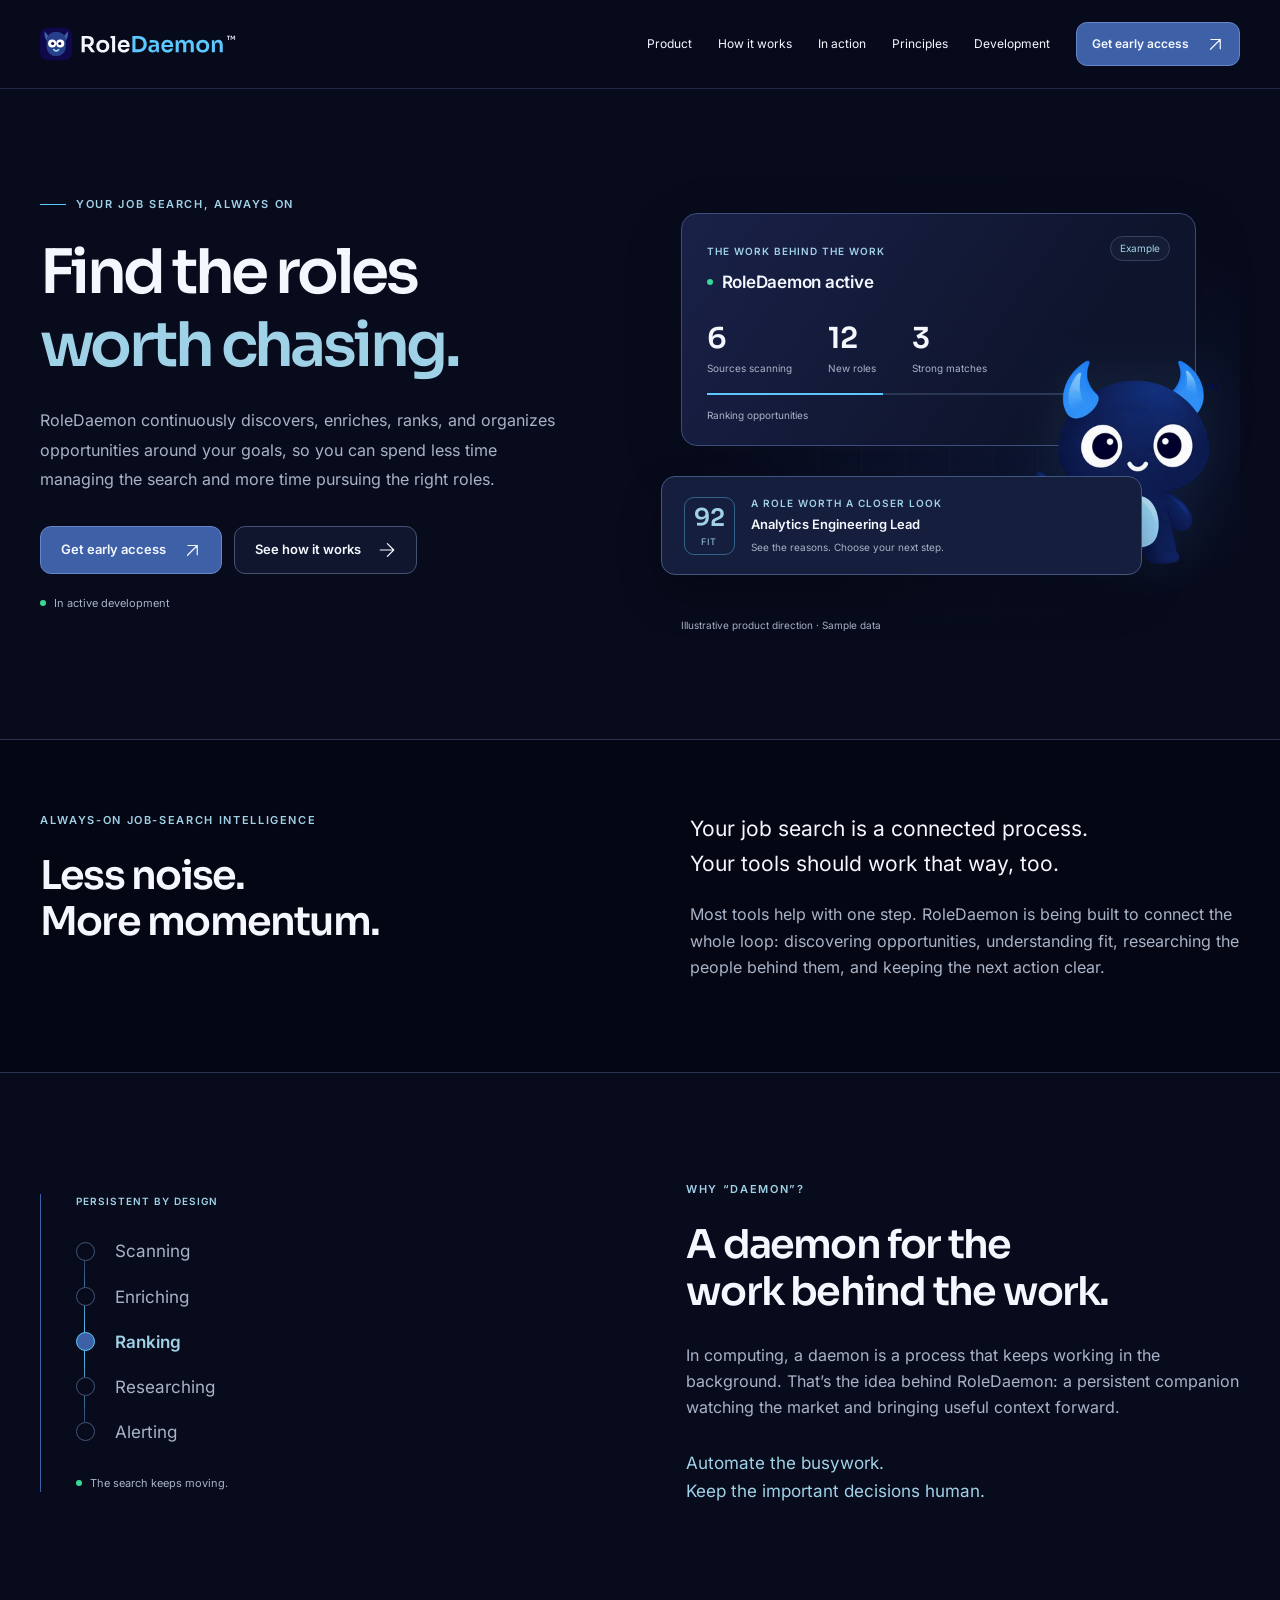
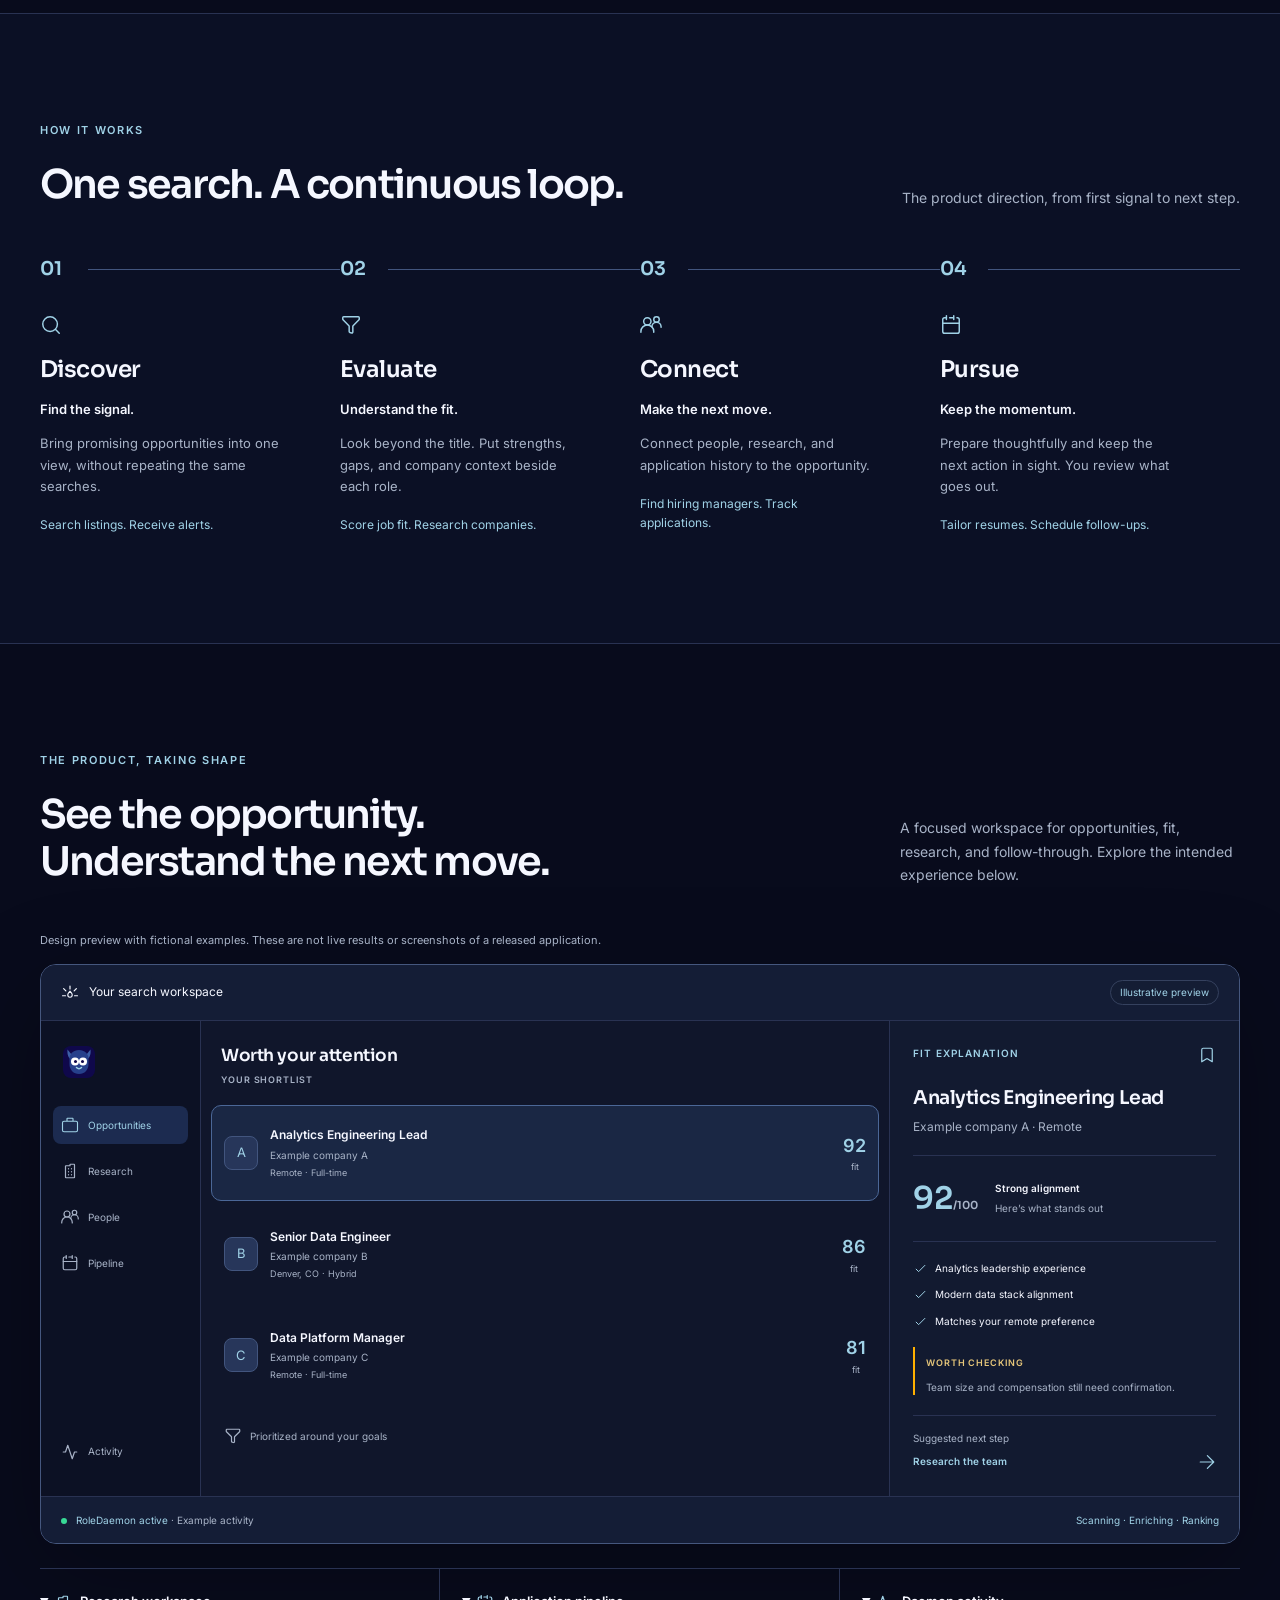
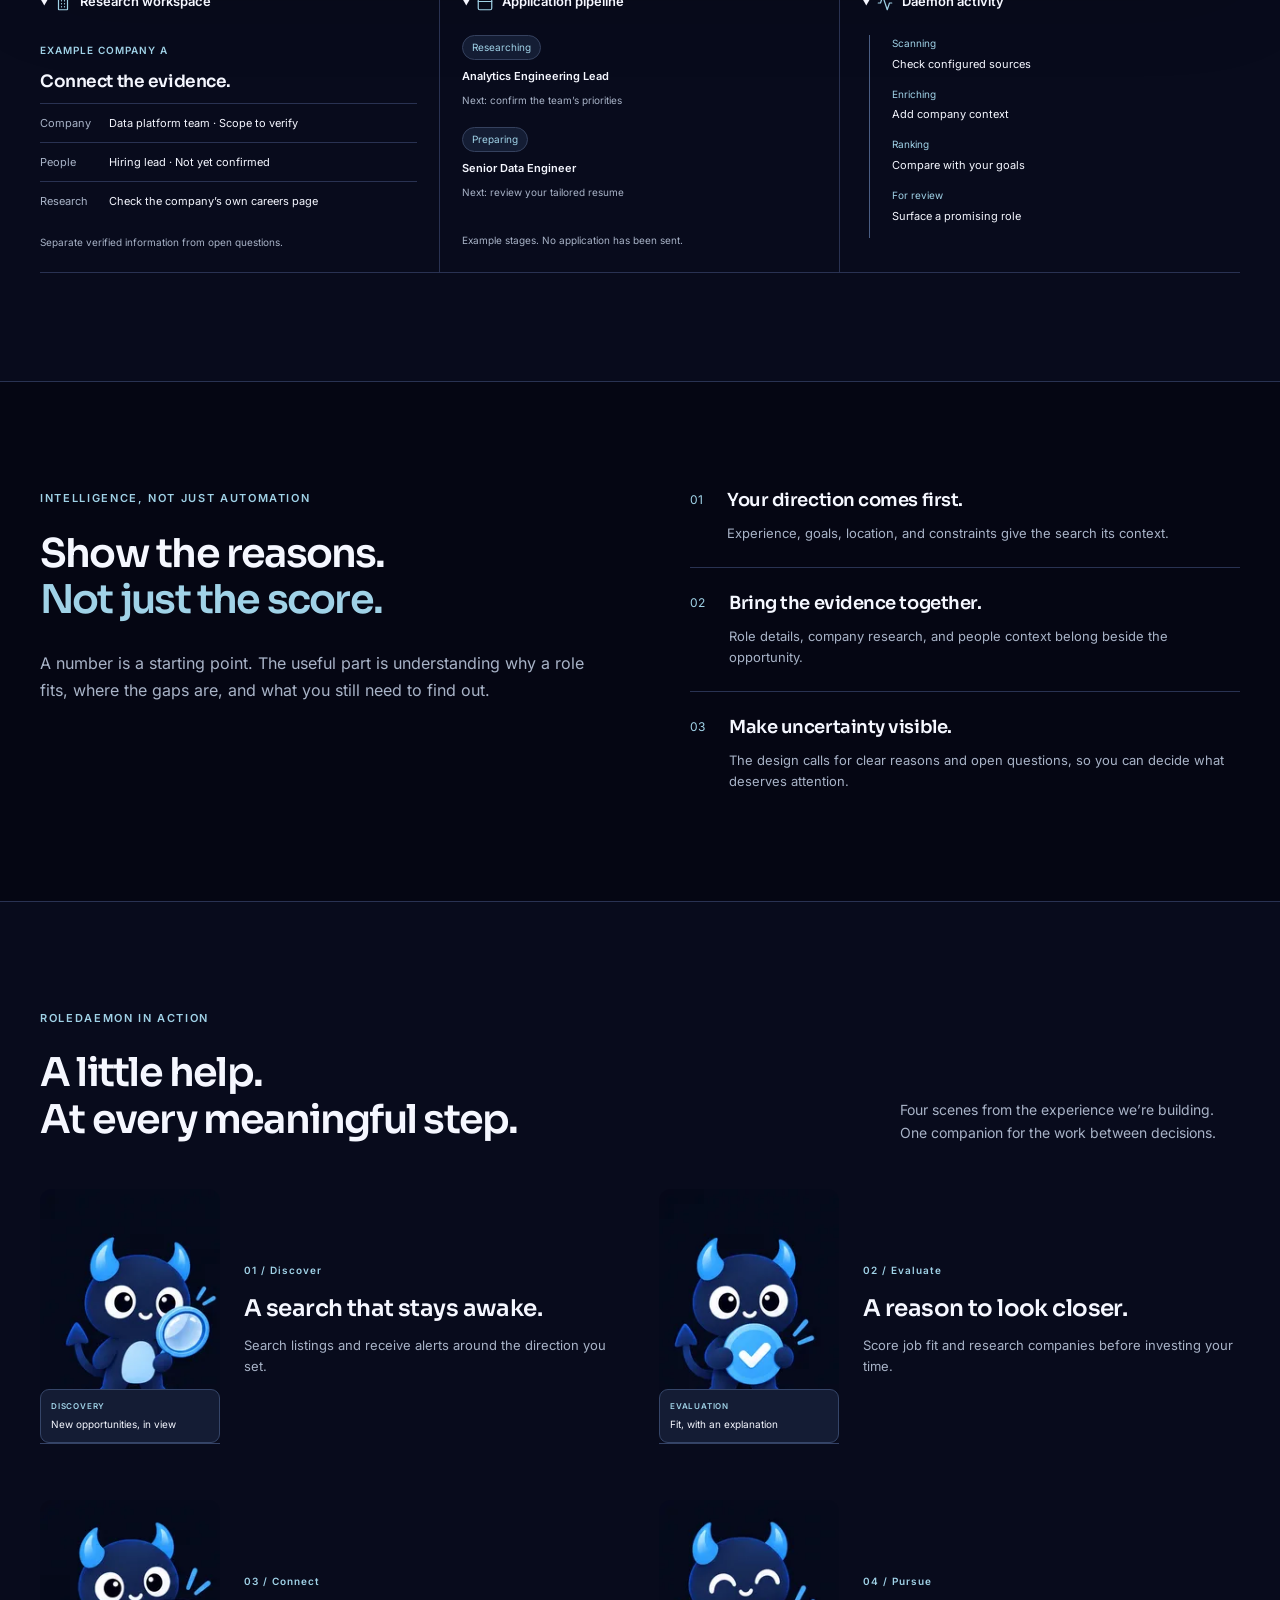
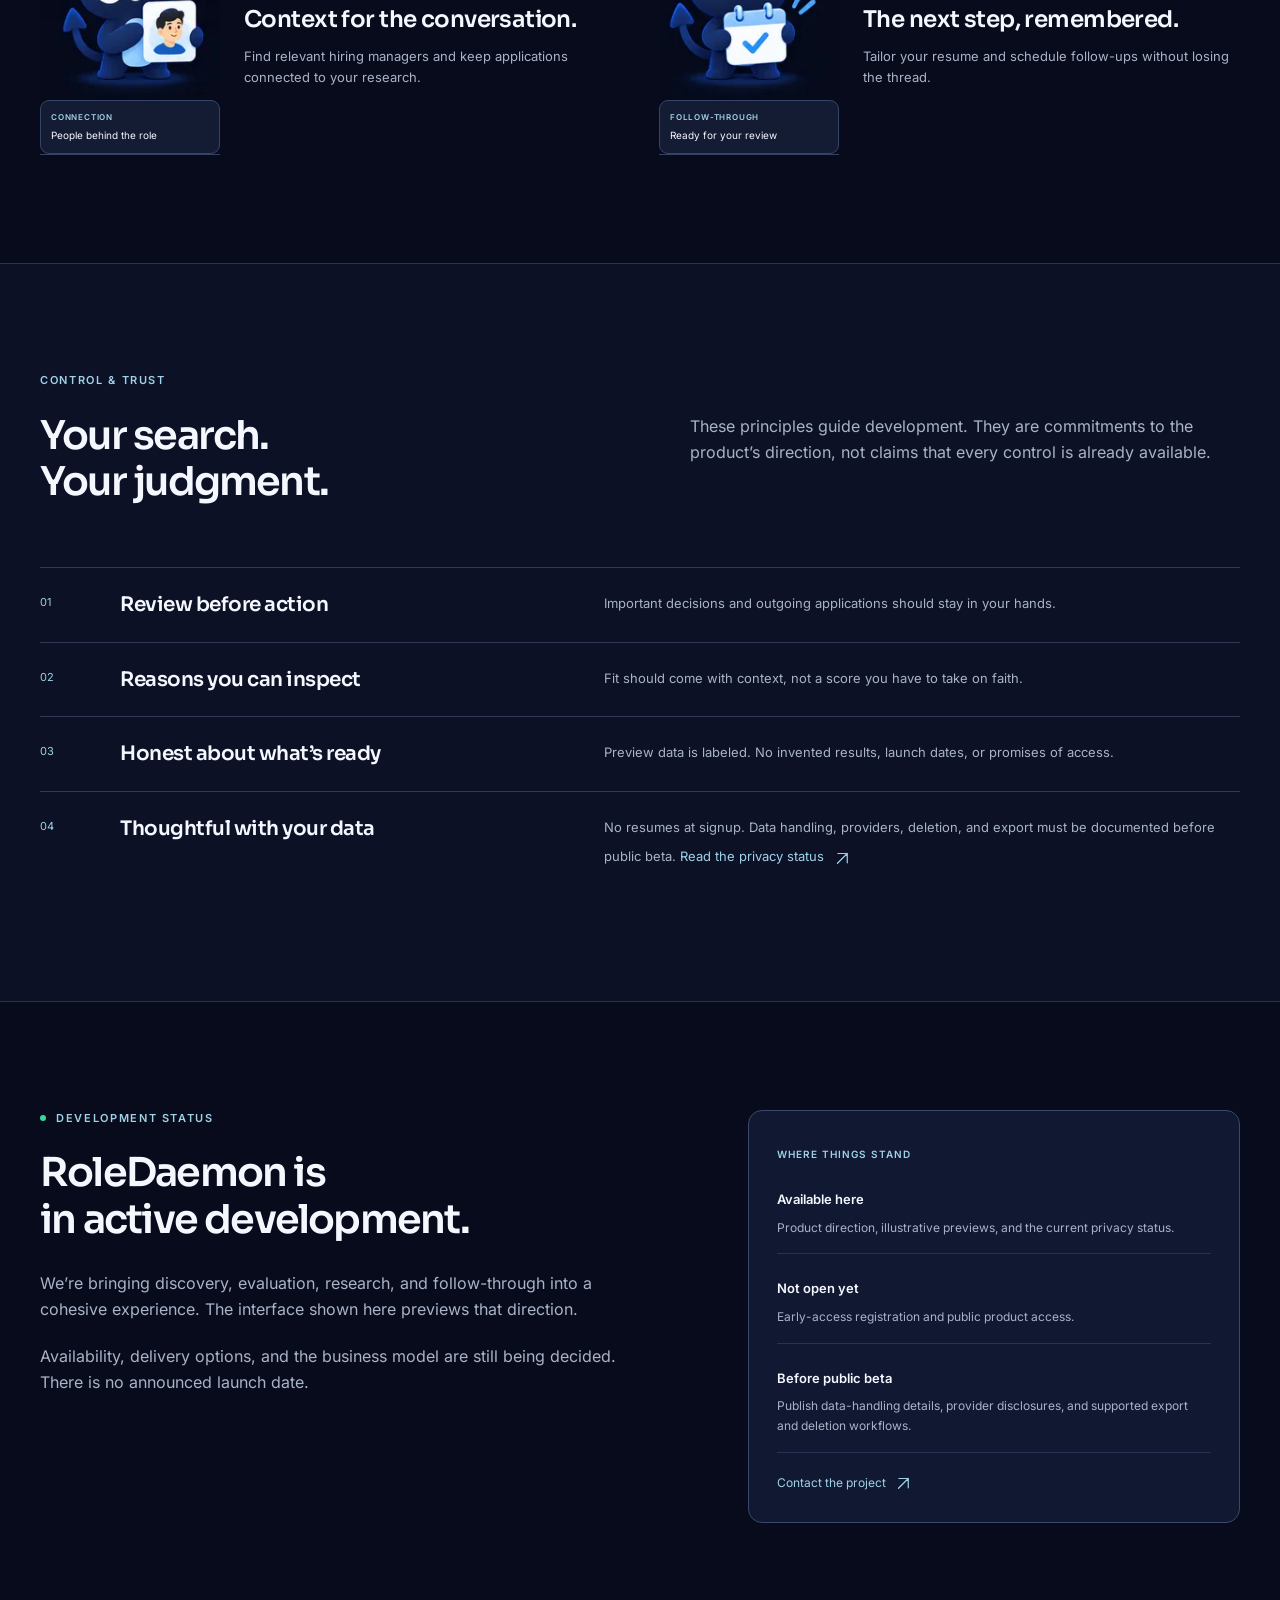
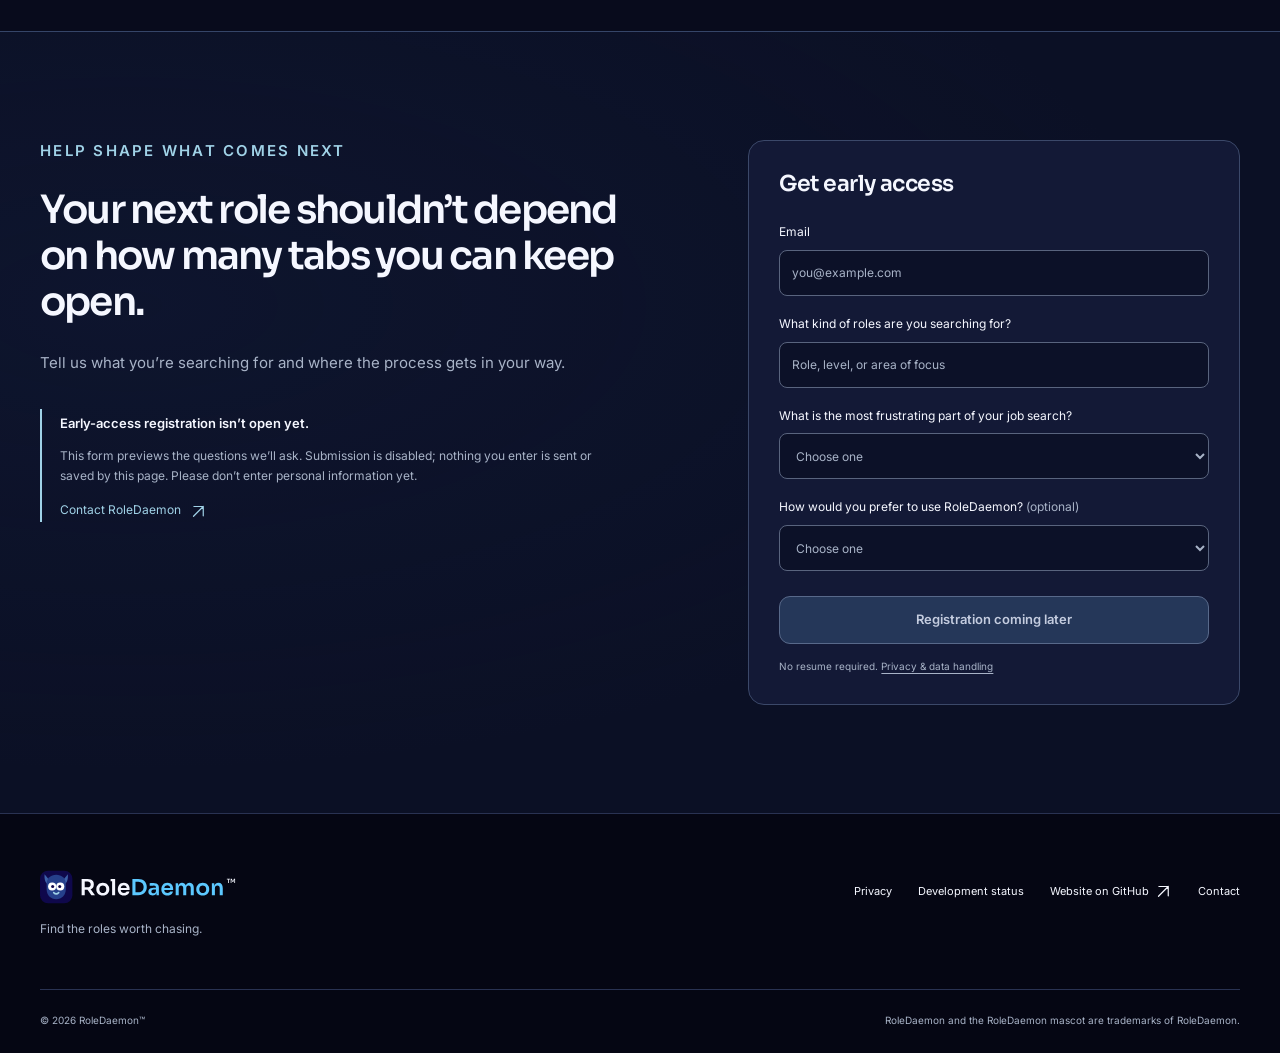
<file: index.html>
<!doctype html><html lang="en"><head><meta charset="utf-8"><meta name="viewport" content="width=device-width,initial-scale=1"><title>RoleDaemon™ — Find the roles worth chasing.</title><meta name="description" content="Always-on job-search intelligence that discovers, evaluates, researches, and organizes the opportunities worth your time."><meta name="theme-color" content="#080B1C"><meta name="color-scheme" content="dark"><link rel="canonical" href="https://roledaemon.com/"><link rel="icon" href="/assets/favicon.svg" type="image/svg+xml"><link rel="apple-touch-icon" href="/assets/brand/apple-touch-icon.png"><link rel="manifest" href="/site.webmanifest"><link rel="preload" href="/assets/fonts/sora-600.woff2" as="font" type="font/woff2" crossorigin><link rel="preload" href="/assets/fonts/inter-400.woff2" as="font" type="font/woff2" crossorigin><link rel="stylesheet" href="/styles.css"><meta property="og:type" content="website"><meta property="og:url" content="https://roledaemon.com/"><meta property="og:title" content="RoleDaemon™ — Find the roles worth chasing."><meta property="og:description" content="Always-on job-search intelligence that discovers, evaluates, researches, and organizes the opportunities worth your time."><meta property="og:image" content="https://roledaemon.com/assets/social/default-og.png"><meta property="og:image:width" content="1200"><meta property="og:image:height" content="630"><meta property="og:image:alt" content="RoleDaemon. Find the roles worth chasing. In active development."><meta name="twitter:card" content="summary_large_image"><meta name="twitter:title" content="RoleDaemon™ — Find the roles worth chasing."><meta name="twitter:description" content="Always-on job-search intelligence that discovers, evaluates, researches, and organizes the opportunities worth your time."><meta name="twitter:image" content="https://roledaemon.com/assets/social/default-og.png"><script type="application/ld+json">{"@context":"https://schema.org","@type":"WebApplication","name":"RoleDaemon","url":"https://roledaemon.com/","applicationCategory":"BusinessApplication","operatingSystem":"Web","description":"Always-on job-search intelligence in active development. This website presents the product direction and illustrative previews; public product access is not open."}</script></head><body><a class="skip" href="#main">Skip to content</a><header class="site-header"><div class="wrap nav"><a class="brand" href="/" aria-label="RoleDaemon home"><img src="/assets/brand/wordmark-tm.svg" width="212" height="40" alt="RoleDaemon™"></a><button class="menu-toggle" aria-expanded="false" aria-controls="navigation" hidden><svg class="icon" aria-hidden="true" focusable="false" width="24" height="24" stroke-width="1.5" viewBox="0 0 24 24" fill="none" xmlns="http://www.w3.org/2000/svg">
<path d="M3 5H21" stroke="currentColor" stroke-linecap="round" stroke-linejoin="round"/>
<path d="M3 12H21" stroke="currentColor" stroke-linecap="round" stroke-linejoin="round"/>
<path d="M3 19H21" stroke="currentColor" stroke-linecap="round" stroke-linejoin="round"/>
</svg>
<span>Menu</span></button><nav id="navigation" aria-label="Main navigation"><a href="/#product">Product</a><a href="/#how-it-works">How it works</a><a href="/#in-action">In action</a><a href="/#principles">Principles</a><a href="/#development">Development</a><a class="button primary nav-cta" href="/#early-access">Get early access <svg class="icon" aria-hidden="true" focusable="false" width="24" height="24" viewBox="0 0 24 24" stroke-width="1.5" fill="none" xmlns="http://www.w3.org/2000/svg">
<path d="M6.00005 19L19 5.99996M19 5.99996V18.48M19 5.99996H6.52005" stroke="currentColor" stroke-linecap="round" stroke-linejoin="round"/>
</svg>
</a></nav></div></header><main id="main"><section class="hero wrap" id="top"><div class="hero-copy"><p class="eyebrow"><span class="signal-line"></span> YOUR JOB SEARCH, ALWAYS ON</p><h1>Find the roles<br><span>worth chasing.</span></h1><p class="lede">RoleDaemon continuously discovers, enriches, ranks, and organizes opportunities around your goals, so you can spend less time managing the search and more time pursuing the right roles.</p><div class="actions"><a class="button primary" href="#early-access">Get early access <svg class="icon" aria-hidden="true" focusable="false" width="24" height="24" viewBox="0 0 24 24" stroke-width="1.5" fill="none" xmlns="http://www.w3.org/2000/svg">
<path d="M6.00005 19L19 5.99996M19 5.99996V18.48M19 5.99996H6.52005" stroke="currentColor" stroke-linecap="round" stroke-linejoin="round"/>
</svg>
</a><a class="button secondary" href="#how-it-works">See how it works <svg class="icon" aria-hidden="true" focusable="false" width="24" height="24" viewBox="0 0 24 24" stroke-width="1.5" fill="none" xmlns="http://www.w3.org/2000/svg">
<path d="M3 12L21 12M21 12L12.5 3.5M21 12L12.5 20.5" stroke="currentColor" stroke-linecap="round" stroke-linejoin="round"/>
</svg>
</a></div><p class="development-note"><i class="dot"></i> In active development</p></div><div class="hero-visual"><div class="signal-grid" aria-hidden="true"></div><div class="hero-status"><div><span class="micro">THE WORK BEHIND THE WORK</span><h2><i class="dot"></i> RoleDaemon active</h2></div><span class="chip">Example</span><dl><div><dt>Sources scanning</dt><dd>6</dd></div><div><dt>New roles</dt><dd>12</dd></div><div><dt>Strong matches</dt><dd>3</dd></div></dl><div class="scan-track"><span></span></div><p class="status-bottom"><span>Ranking opportunities</span><span>Next refresh 14m</span></p></div><img class="hero-mascot" src="/assets/brand/mascot.webp" srcset="/assets/brand/mascot-180.webp 180w, /assets/brand/mascot-360.webp 360w, /assets/brand/mascot-600.webp 600w" sizes="(max-width:600px) 175px, 240px" width="360" height="360" alt="RoleDaemon’s friendly blue mascot" fetchpriority="high"><div class="hero-match"><span class="score">92<small>FIT</small></span><div><span class="micro">A ROLE WORTH A CLOSER LOOK</span><b>Analytics Engineering Lead</b><span>See the reasons. Choose your next step.</span></div></div><p class="preview-label">Illustrative product direction · Sample data</p></div></section>
<section class="thesis section" id="product"><div class="wrap split"><div><p class="eyebrow">ALWAYS-ON JOB-SEARCH INTELLIGENCE</p><h2>Less noise.<br>More momentum.</h2></div><div><p class="large-copy">Your job search is a connected process.<br>Your tools should work that way, too.</p><p>Most tools help with one step. RoleDaemon is being built to connect the whole loop: discovering opportunities, understanding fit, researching the people behind them, and keeping the next action clear.</p></div></div></section>
<section class="section wrap daemon-section"><div class="daemon-diagram" aria-label="The background process: scanning, enriching, ranking, researching, alerting"><span class="micro">PERSISTENT BY DESIGN</span><div class="process-line"><span>Scanning</span><span>Enriching</span><strong>Ranking</strong><span>Researching</span><span>Alerting</span></div><p><i class="dot"></i> The search keeps moving.</p></div><div><p class="eyebrow">WHY “DAEMON”?</p><h2>A daemon for the<br>work behind the work.</h2><p>In computing, a daemon is a process that keeps working in the background. That’s the idea behind RoleDaemon: a persistent companion watching the market and bringing useful context forward.</p><p class="emphasis">Automate the busywork.<br>Keep the important decisions human.</p></div></section>
<section class="section loop-section" id="how-it-works"><div class="wrap"><div class="section-intro"><div><p class="eyebrow">HOW IT WORKS</p><h2>One search. A continuous loop.</h2></div><p>The product direction, from first signal to next step.</p></div><ol class="search-loop"><li><span class="step-number">01</span><div><svg class="icon" aria-hidden="true" focusable="false" width="24" height="24" viewBox="0 0 24 24" stroke-width="1.5" fill="none" xmlns="http://www.w3.org/2000/svg">
<path d="M17 17L21 21" stroke="currentColor" stroke-linecap="round" stroke-linejoin="round"/>
<path d="M3 11C3 15.4183 6.58172 19 11 19C13.213 19 15.2161 18.1015 16.6644 16.6493C18.1077 15.2022 19 13.2053 19 11C19 6.58172 15.4183 3 11 3C6.58172 3 3 6.58172 3 11Z" stroke="currentColor" stroke-linecap="round" stroke-linejoin="round"/>
</svg>
<h3>Discover</h3><b>Find the signal.</b><p>Bring promising opportunities into one view, without repeating the same searches.</p><span class="small">Search listings. Receive alerts.</span></div></li><li><span class="step-number">02</span><div><svg class="icon" aria-hidden="true" focusable="false" width="24" height="24" stroke-width="1.5" viewBox="0 0 24 24" fill="none" xmlns="http://www.w3.org/2000/svg">
<path d="M3.99961 3H19.9997C20.552 3 20.9997 3.44764 20.9997 3.99987L20.9999 5.58569C21 5.85097 20.8946 6.10538 20.707 6.29295L14.2925 12.7071C14.105 12.8946 13.9996 13.149 13.9996 13.4142L13.9996 19.7192C13.9996 20.3698 13.3882 20.8472 12.7571 20.6894L10.7571 20.1894C10.3119 20.0781 9.99961 19.6781 9.99961 19.2192L9.99961 13.4142C9.99961 13.149 9.89425 12.8946 9.70672 12.7071L3.2925 6.29289C3.10496 6.10536 2.99961 5.851 2.99961 5.58579V4C2.99961 3.44772 3.44732 3 3.99961 3Z" stroke="currentColor" stroke-linecap="round" stroke-linejoin="round"/>
</svg>
<h3>Evaluate</h3><b>Understand the fit.</b><p>Look beyond the title. Put strengths, gaps, and company context beside each role.</p><span class="small">Score job fit. Research companies.</span></div></li><li><span class="step-number">03</span><div><svg class="icon" aria-hidden="true" focusable="false" width="24" height="24" stroke-width="1.5" viewBox="0 0 24 24" fill="none" xmlns="http://www.w3.org/2000/svg">
<path d="M1 20V19C1 15.134 4.13401 12 8 12V12C11.866 12 15 15.134 15 19V20" stroke="currentColor" stroke-linecap="round"/>
<path d="M13 14V14C13 11.2386 15.2386 9 18 9V9C20.7614 9 23 11.2386 23 14V14.5" stroke="currentColor" stroke-linecap="round"/>
<path d="M8 12C10.2091 12 12 10.2091 12 8C12 5.79086 10.2091 4 8 4C5.79086 4 4 5.79086 4 8C4 10.2091 5.79086 12 8 12Z" stroke="currentColor" stroke-linecap="round" stroke-linejoin="round"/>
<path d="M18 9C19.6569 9 21 7.65685 21 6C21 4.34315 19.6569 3 18 3C16.3431 3 15 4.34315 15 6C15 7.65685 16.3431 9 18 9Z" stroke="currentColor" stroke-linecap="round" stroke-linejoin="round"/>
</svg>
<h3>Connect</h3><b>Make the next move.</b><p>Connect people, research, and application history to the opportunity.</p><span class="small">Find hiring managers. Track applications.</span></div></li><li><span class="step-number">04</span><div><svg class="icon" aria-hidden="true" focusable="false" width="24" height="24" stroke-width="1.5" viewBox="0 0 24 24" fill="none" xmlns="http://www.w3.org/2000/svg">
<path d="M15 4V2M15 4V6M15 4H10.5M3 10V19C3 20.1046 3.89543 21 5 21H19C20.1046 21 21 20.1046 21 19V10H3Z" stroke="currentColor" stroke-linecap="round" stroke-linejoin="round"/>
<path d="M3 10V6C3 4.89543 3.89543 4 5 4H7" stroke="currentColor" stroke-linecap="round" stroke-linejoin="round"/>
<path d="M7 2V6" stroke="currentColor" stroke-linecap="round" stroke-linejoin="round"/>
<path d="M21 10V6C21 4.89543 20.1046 4 19 4H18.5" stroke="currentColor" stroke-linecap="round" stroke-linejoin="round"/>
</svg>
<h3>Pursue</h3><b>Keep the momentum.</b><p>Prepare thoughtfully and keep the next action in sight. You review what goes out.</p><span class="small">Tailor resumes. Schedule follow-ups.</span></div></li></ol></div></section>
<section class="section wrap preview-section" id="preview"><div class="section-intro"><div><p class="eyebrow">THE PRODUCT, TAKING SHAPE</p><h2>See the opportunity.<br>Understand the next move.</h2></div><p>A focused workspace for opportunities, fit, research, and follow-through. Explore the intended experience below.</p></div><p class="disclosure">Design preview with fictional examples. These are not live results or screenshots of a released application.</p><div class="workspace" id="opportunity-preview"><div class="workspace-top"><span class="workspace-title"><svg class="icon" aria-hidden="true" focusable="false" width="24" height="24" stroke-width="1.5" viewBox="0 0 24 24" fill="none" xmlns="http://www.w3.org/2000/svg">
<path d="M15 15.8C15 14.0327 12 11 12 11C12 11 9 14.0327 9 15.8C9 17.5673 10.3431 19 12 19C13.6569 19 15 17.5673 15 15.8Z" stroke="currentColor" stroke-width="1.5"/>
<path d="M12 4L12 8" stroke="currentColor" stroke-linecap="round" stroke-linejoin="round"/>
<path d="M3.5 7.5L6.5 10.5" stroke="currentColor" stroke-linecap="round" stroke-linejoin="round"/>
<path d="M17.5 10.5L20.5 7.5" stroke="currentColor" stroke-linecap="round" stroke-linejoin="round"/>
<path d="M2 17H6" stroke="currentColor" stroke-linecap="round" stroke-linejoin="round"/>
<path d="M18 17H22" stroke="currentColor" stroke-linecap="round" stroke-linejoin="round"/>
</svg>
 Your search workspace</span><span class="chip">Illustrative preview</span></div><div class="workspace-body"><aside class="app-sidebar" aria-label="Preview navigation"><img src="/assets/brand/small-mark.svg" width="32" height="32" alt=""><span class="sidebar-active"><svg class="icon" aria-hidden="true" focusable="false" width="24" height="24" stroke-width="1.5" viewBox="0 0 24 24" fill="none" xmlns="http://www.w3.org/2000/svg">
<path d="M8 7H4C2.89543 7 2 7.89543 2 9V19C2 20.1046 2.89543 21 4 21H20C21.1046 21 22 20.1046 22 19V9C22 7.89543 21.1046 7 20 7H16M8 7V3.6C8 3.26863 8.26863 3 8.6 3H15.4C15.7314 3 16 3.26863 16 3.6V7M8 7H16" stroke="currentColor" stroke-width="1.5"/>
</svg>
<span>Opportunities</span></span><span><svg class="icon" aria-hidden="true" focusable="false" width="24" height="24" stroke-width="1.5" viewBox="0 0 24 24" fill="none" xmlns="http://www.w3.org/2000/svg">
<path d="M10 9.01L10.01 8.99889" stroke="currentColor" stroke-linecap="round" stroke-linejoin="round"/>
<path d="M14 9.01L14.01 8.99889" stroke="currentColor" stroke-linecap="round" stroke-linejoin="round"/>
<path d="M10 13.01L10.01 12.9989" stroke="currentColor" stroke-linecap="round" stroke-linejoin="round"/>
<path d="M14 13.01L14.01 12.9989" stroke="currentColor" stroke-linecap="round" stroke-linejoin="round"/>
<path d="M10 17.01L10.01 16.9989" stroke="currentColor" stroke-linecap="round" stroke-linejoin="round"/>
<path d="M14 17.01L14.01 16.9989" stroke="currentColor" stroke-linecap="round" stroke-linejoin="round"/>
<path d="M6 20.4V5.6C6 5.26863 6.26863 5 6.6 5H12V3.6C12 3.26863 12.2686 3 12.6 3H17.4C17.7314 3 18 3.26863 18 3.6V20.4C18 20.7314 17.7314 21 17.4 21H6.6C6.26863 21 6 20.7314 6 20.4Z" stroke="currentColor" stroke-linecap="round" stroke-linejoin="round"/>
</svg>
<span>Research</span></span><span><svg class="icon" aria-hidden="true" focusable="false" width="24" height="24" stroke-width="1.5" viewBox="0 0 24 24" fill="none" xmlns="http://www.w3.org/2000/svg">
<path d="M1 20V19C1 15.134 4.13401 12 8 12V12C11.866 12 15 15.134 15 19V20" stroke="currentColor" stroke-linecap="round"/>
<path d="M13 14V14C13 11.2386 15.2386 9 18 9V9C20.7614 9 23 11.2386 23 14V14.5" stroke="currentColor" stroke-linecap="round"/>
<path d="M8 12C10.2091 12 12 10.2091 12 8C12 5.79086 10.2091 4 8 4C5.79086 4 4 5.79086 4 8C4 10.2091 5.79086 12 8 12Z" stroke="currentColor" stroke-linecap="round" stroke-linejoin="round"/>
<path d="M18 9C19.6569 9 21 7.65685 21 6C21 4.34315 19.6569 3 18 3C16.3431 3 15 4.34315 15 6C15 7.65685 16.3431 9 18 9Z" stroke="currentColor" stroke-linecap="round" stroke-linejoin="round"/>
</svg>
<span>People</span></span><span><svg class="icon" aria-hidden="true" focusable="false" width="24" height="24" stroke-width="1.5" viewBox="0 0 24 24" fill="none" xmlns="http://www.w3.org/2000/svg">
<path d="M15 4V2M15 4V6M15 4H10.5M3 10V19C3 20.1046 3.89543 21 5 21H19C20.1046 21 21 20.1046 21 19V10H3Z" stroke="currentColor" stroke-linecap="round" stroke-linejoin="round"/>
<path d="M3 10V6C3 4.89543 3.89543 4 5 4H7" stroke="currentColor" stroke-linecap="round" stroke-linejoin="round"/>
<path d="M7 2V6" stroke="currentColor" stroke-linecap="round" stroke-linejoin="round"/>
<path d="M21 10V6C21 4.89543 20.1046 4 19 4H18.5" stroke="currentColor" stroke-linecap="round" stroke-linejoin="round"/>
</svg>
<span>Pipeline</span></span><span class="sidebar-bottom"><svg class="icon" aria-hidden="true" focusable="false" width="24" height="24" stroke-width="1.5" viewBox="0 0 24 24" fill="none" xmlns="http://www.w3.org/2000/svg">
<path d="M3 12H6L9 3L15 21L18 12H21" stroke="currentColor" stroke-linecap="round" stroke-linejoin="round"/>
</svg>
<span>Activity</span></span></aside><div class="opportunity-list"><div class="pane-heading"><h3>Worth your attention</h3><span class="micro">YOUR SHORTLIST</span></div><div class="job-row selected"><span class="company-letter" aria-hidden="true">A</span><div><b>Analytics Engineering Lead</b><span>Example company A</span><small>Remote · Full-time</small></div><div class="fit"><b>92</b><small>fit</small></div></div><div class="job-row "><span class="company-letter" aria-hidden="true">B</span><div><b>Senior Data Engineer</b><span>Example company B</span><small>Denver, CO · Hybrid</small></div><div class="fit"><b>86</b><small>fit</small></div></div><div class="job-row "><span class="company-letter" aria-hidden="true">C</span><div><b>Data Platform Manager</b><span>Example company C</span><small>Remote · Full-time</small></div><div class="fit"><b>81</b><small>fit</small></div></div><div class="list-note"><svg class="icon" aria-hidden="true" focusable="false" width="24" height="24" stroke-width="1.5" viewBox="0 0 24 24" fill="none" xmlns="http://www.w3.org/2000/svg">
<path d="M3.99961 3H19.9997C20.552 3 20.9997 3.44764 20.9997 3.99987L20.9999 5.58569C21 5.85097 20.8946 6.10538 20.707 6.29295L14.2925 12.7071C14.105 12.8946 13.9996 13.149 13.9996 13.4142L13.9996 19.7192C13.9996 20.3698 13.3882 20.8472 12.7571 20.6894L10.7571 20.1894C10.3119 20.0781 9.99961 19.6781 9.99961 19.2192L9.99961 13.4142C9.99961 13.149 9.89425 12.8946 9.70672 12.7071L3.2925 6.29289C3.10496 6.10536 2.99961 5.851 2.99961 5.58579V4C2.99961 3.44772 3.44732 3 3.99961 3Z" stroke="currentColor" stroke-linecap="round" stroke-linejoin="round"/>
</svg>
 Prioritized around your goals</div></div><div class="detail-panel"><div class="detail-top"><span class="micro">FIT EXPLANATION</span><svg class="icon" aria-hidden="true" focusable="false" width="24" height="24" stroke-width="1.5" viewBox="0 0 24 24" fill="none" xmlns="http://www.w3.org/2000/svg">
<path d="M5 21V5C5 3.89543 5.89543 3 7 3H17C18.1046 3 19 3.89543 19 5V21L13.0815 17.1953C12.4227 16.7717 11.5773 16.7717 10.9185 17.1953L5 21Z" stroke="currentColor" stroke-linecap="round" stroke-linejoin="round"/>
</svg>
</div><h3>Analytics Engineering Lead</h3><p class="small">Example company A · Remote</p><div class="fit-summary"><strong>92<span>/100</span></strong><div><b>Strong alignment</b><span>Here’s what stands out</span></div></div><ul class="reason-list"><li><svg class="icon" aria-hidden="true" focusable="false" width="24" height="24" stroke-width="1.5" viewBox="0 0 24 24" fill="none" xmlns="http://www.w3.org/2000/svg">
<path d="M5 13L9 17L19 7" stroke="currentColor" stroke-linecap="round" stroke-linejoin="round"/>
</svg>
 Analytics leadership experience</li><li><svg class="icon" aria-hidden="true" focusable="false" width="24" height="24" stroke-width="1.5" viewBox="0 0 24 24" fill="none" xmlns="http://www.w3.org/2000/svg">
<path d="M5 13L9 17L19 7" stroke="currentColor" stroke-linecap="round" stroke-linejoin="round"/>
</svg>
 Modern data stack alignment</li><li><svg class="icon" aria-hidden="true" focusable="false" width="24" height="24" stroke-width="1.5" viewBox="0 0 24 24" fill="none" xmlns="http://www.w3.org/2000/svg">
<path d="M5 13L9 17L19 7" stroke="currentColor" stroke-linecap="round" stroke-linejoin="round"/>
</svg>
 Matches your remote preference</li></ul><div class="caution"><span class="micro">WORTH CHECKING</span><p>Team size and compensation still need confirmation.</p></div><div class="next-action"><span>Suggested next step</span><b>Research the team <svg class="icon" aria-hidden="true" focusable="false" width="24" height="24" viewBox="0 0 24 24" stroke-width="1.5" fill="none" xmlns="http://www.w3.org/2000/svg">
<path d="M3 12L21 12M21 12L12.5 3.5M21 12L12.5 20.5" stroke="currentColor" stroke-linecap="round" stroke-linejoin="round"/>
</svg>
</b></div></div></div><div class="workspace-foot"><span><i class="dot"></i> RoleDaemon active <span class="muted">· Example activity</span></span><span>Scanning · Enriching · Ranking</span></div></div><div class="preview-extras"><details open id="research-preview"><summary><svg class="icon" aria-hidden="true" focusable="false" width="24" height="24" stroke-width="1.5" viewBox="0 0 24 24" fill="none" xmlns="http://www.w3.org/2000/svg">
<path d="M10 9.01L10.01 8.99889" stroke="currentColor" stroke-linecap="round" stroke-linejoin="round"/>
<path d="M14 9.01L14.01 8.99889" stroke="currentColor" stroke-linecap="round" stroke-linejoin="round"/>
<path d="M10 13.01L10.01 12.9989" stroke="currentColor" stroke-linecap="round" stroke-linejoin="round"/>
<path d="M14 13.01L14.01 12.9989" stroke="currentColor" stroke-linecap="round" stroke-linejoin="round"/>
<path d="M10 17.01L10.01 16.9989" stroke="currentColor" stroke-linecap="round" stroke-linejoin="round"/>
<path d="M14 17.01L14.01 16.9989" stroke="currentColor" stroke-linecap="round" stroke-linejoin="round"/>
<path d="M6 20.4V5.6C6 5.26863 6.26863 5 6.6 5H12V3.6C12 3.26863 12.2686 3 12.6 3H17.4C17.7314 3 18 3.26863 18 3.6V20.4C18 20.7314 17.7314 21 17.4 21H6.6C6.26863 21 6 20.7314 6 20.4Z" stroke="currentColor" stroke-linecap="round" stroke-linejoin="round"/>
</svg>
 Research workspace</summary><div class="research-content"><span class="micro">EXAMPLE COMPANY A</span><h3>Connect the evidence.</h3><dl class="research-list"><div><dt>Company</dt><dd>Data platform team · Scope to verify</dd></div><div><dt>People</dt><dd>Hiring lead · Not yet confirmed</dd></div><div><dt>Research</dt><dd>Check the company’s own careers page</dd></div></dl><p class="small">Separate verified information from open questions.</p></div></details><details open id="pipeline-preview"><summary><svg class="icon" aria-hidden="true" focusable="false" width="24" height="24" stroke-width="1.5" viewBox="0 0 24 24" fill="none" xmlns="http://www.w3.org/2000/svg">
<path d="M15 4V2M15 4V6M15 4H10.5M3 10V19C3 20.1046 3.89543 21 5 21H19C20.1046 21 21 20.1046 21 19V10H3Z" stroke="currentColor" stroke-linecap="round" stroke-linejoin="round"/>
<path d="M3 10V6C3 4.89543 3.89543 4 5 4H7" stroke="currentColor" stroke-linecap="round" stroke-linejoin="round"/>
<path d="M7 2V6" stroke="currentColor" stroke-linecap="round" stroke-linejoin="round"/>
<path d="M21 10V6C21 4.89543 20.1046 4 19 4H18.5" stroke="currentColor" stroke-linecap="round" stroke-linejoin="round"/>
</svg>
 Application pipeline</summary><div class="pipeline-content"><div><span class="chip">Researching</span><b>Analytics Engineering Lead</b><span>Next: confirm the team’s priorities</span></div><div><span class="chip">Preparing</span><b>Senior Data Engineer</b><span>Next: review your tailored resume</span></div><p class="small">Example stages. No application has been sent.</p></div></details><details open id="activity-preview"><summary><svg class="icon" aria-hidden="true" focusable="false" width="24" height="24" stroke-width="1.5" viewBox="0 0 24 24" fill="none" xmlns="http://www.w3.org/2000/svg">
<path d="M3 12H6L9 3L15 21L18 12H21" stroke="currentColor" stroke-linecap="round" stroke-linejoin="round"/>
</svg>
 Daemon activity</summary><ol class="activity-list"><li><span>Scanning</span><b>Check configured sources</b></li><li><span>Enriching</span><b>Add company context</b></li><li><span>Ranking</span><b>Compare with your goals</b></li><li><span>For review</span><b>Surface a promising role</b></li></ol></details></div></section>
<section class="section intelligence"><div class="wrap split"><div><p class="eyebrow">INTELLIGENCE, NOT JUST AUTOMATION</p><h2>Show the reasons.<br><span>Not just the score.</span></h2><p>A number is a starting point. The useful part is understanding why a role fits, where the gaps are, and what you still need to find out.</p></div><ol class="evidence"><li><span>01</span><div><h3>Your direction comes first.</h3><p>Experience, goals, location, and constraints give the search its context.</p></div></li><li><span>02</span><div><h3>Bring the evidence together.</h3><p>Role details, company research, and people context belong beside the opportunity.</p></div></li><li><span>03</span><div><h3>Make uncertainty visible.</h3><p>The design calls for clear reasons and open questions, so you can decide what deserves attention.</p></div></li></ol></div></section>
<section class="section wrap" id="in-action"><div class="section-intro"><div><p class="eyebrow">ROLEDAEMON IN ACTION</p><h2>A little help.<br>At every meaningful step.</h2></div><p>Four scenes from the experience we’re building. One companion for the work between decisions.</p></div><div class="scenes"><article class="scene"><div class="scene-art"><img src="/assets/mascot/discovery.webp" srcset="/assets/mascot/discovery-small.webp 192w, /assets/mascot/discovery.webp 384w" sizes="(max-width:600px) 135px, 180px" width="384" height="512" alt="" loading="lazy" decoding="async"><div class="scene-signal"><span class="micro">DISCOVERY</span><b>New opportunities, in view</b></div></div><div class="scene-copy"><span class="micro">01 / Discover</span><h3>A search that stays awake.</h3><p>Search listings and receive alerts around the direction you set.</p></div></article><article class="scene"><div class="scene-art"><img src="/assets/mascot/fit-scoring.webp" srcset="/assets/mascot/fit-scoring-small.webp 192w, /assets/mascot/fit-scoring.webp 384w" sizes="(max-width:600px) 135px, 180px" width="384" height="512" alt="" loading="lazy" decoding="async"><div class="scene-signal"><span class="micro">EVALUATION</span><b>Fit, with an explanation</b></div></div><div class="scene-copy"><span class="micro">02 / Evaluate</span><h3>A reason to look closer.</h3><p>Score job fit and research companies before investing your time.</p></div></article><article class="scene"><div class="scene-art"><img src="/assets/mascot/hiring-manager-research.webp" srcset="/assets/mascot/hiring-manager-research-small.webp 192w, /assets/mascot/hiring-manager-research.webp 384w" sizes="(max-width:600px) 135px, 180px" width="384" height="512" alt="" loading="lazy" decoding="async"><div class="scene-signal"><span class="micro">CONNECTION</span><b>People behind the role</b></div></div><div class="scene-copy"><span class="micro">03 / Connect</span><h3>Context for the conversation.</h3><p>Find relevant hiring managers and keep applications connected to your research.</p></div></article><article class="scene"><div class="scene-art"><img src="/assets/mascot/follow-up.webp" srcset="/assets/mascot/follow-up-small.webp 192w, /assets/mascot/follow-up.webp 384w" sizes="(max-width:600px) 135px, 180px" width="384" height="512" alt="" loading="lazy" decoding="async"><div class="scene-signal"><span class="micro">FOLLOW-THROUGH</span><b>Ready for your review</b></div></div><div class="scene-copy"><span class="micro">04 / Pursue</span><h3>The next step, remembered.</h3><p>Tailor your resume and schedule follow-ups without losing the thread.</p></div></article></div></section>
<section class="section principles" id="principles"><div class="wrap"><p class="eyebrow">CONTROL &amp; TRUST</p><div class="split"><h2>Your search.<br>Your judgment.</h2><p>These principles guide development. They are commitments to the product’s direction, not claims that every control is already available.</p></div><div class="principle-rows"><article><span>01</span><h3>Review before action</h3><p>Important decisions and outgoing applications should stay in your hands.</p></article><article><span>02</span><h3>Reasons you can inspect</h3><p>Fit should come with context, not a score you have to take on faith.</p></article><article><span>03</span><h3>Honest about what’s ready</h3><p>Preview data is labeled. No invented results, launch dates, or promises of access.</p></article><article><span>04</span><h3>Thoughtful with your data</h3><p>No resumes at signup. Data handling, providers, deletion, and export must be documented before public beta. <a href="/privacy/">Read the privacy status <svg class="icon" aria-hidden="true" focusable="false" width="24" height="24" viewBox="0 0 24 24" stroke-width="1.5" fill="none" xmlns="http://www.w3.org/2000/svg">
<path d="M6.00005 19L19 5.99996M19 5.99996V18.48M19 5.99996H6.52005" stroke="currentColor" stroke-linecap="round" stroke-linejoin="round"/>
</svg>
</a></p></article></div></div></section>
<section class="section wrap development" id="development"><div><p class="eyebrow"><i class="dot"></i> DEVELOPMENT STATUS</p><h2>RoleDaemon is<br>in active development.</h2><p>We’re bringing discovery, evaluation, research, and follow-through into a cohesive experience. The interface shown here previews that direction.</p><p>Availability, delivery options, and the business model are still being decided. There is no announced launch date.</p></div><div class="release-note"><span class="micro">WHERE THINGS STAND</span><div><b>Available here</b><p>Product direction, illustrative previews, and the current privacy status.</p></div><div><b>Not open yet</b><p>Early-access registration and public product access.</p></div><div><b>Before public beta</b><p>Publish data-handling details, provider disclosures, and supported export and deletion workflows.</p></div><a href="/contact/">Contact the project <svg class="icon" aria-hidden="true" focusable="false" width="24" height="24" viewBox="0 0 24 24" stroke-width="1.5" fill="none" xmlns="http://www.w3.org/2000/svg">
<path d="M6.00005 19L19 5.99996M19 5.99996V18.48M19 5.99996H6.52005" stroke="currentColor" stroke-linecap="round" stroke-linejoin="round"/>
</svg>
</a></div></section>
<section class="section early-access" id="early-access"><div class="wrap signup-grid"><div><p class="eyebrow">HELP SHAPE WHAT COMES NEXT</p><h2>Your next role shouldn’t depend on how many tabs you can keep open.</h2><p>Tell us what you’re searching for and where the process gets in your way.</p><div class="signup-notice" id="signup-status"><b>Early-access registration isn’t open yet.</b><p>This form previews the questions we’ll ask. Submission is disabled; nothing you enter is sent or saved by this page. Please don’t enter personal information yet.</p><a href="/contact/">Contact RoleDaemon <svg class="icon" aria-hidden="true" focusable="false" width="24" height="24" viewBox="0 0 24 24" stroke-width="1.5" fill="none" xmlns="http://www.w3.org/2000/svg">
<path d="M6.00005 19L19 5.99996M19 5.99996V18.48M19 5.99996H6.52005" stroke="currentColor" stroke-linecap="round" stroke-linejoin="round"/>
</svg>
</a></div></div><form aria-labelledby="form-heading" aria-describedby="signup-status" autocomplete="off"><h3 id="form-heading">Get early access</h3><fieldset disabled><legend class="sr-only">Registration preview — unavailable</legend><label for="email">Email</label><input id="email" type="email" name="email" placeholder="you@example.com"><label for="roles">What kind of roles are you searching for?</label><input id="roles" name="roles" type="text" placeholder="Role, level, or area of focus"><label for="frustration">What is the most frustrating part of your job search?</label><select id="frustration" name="frustration"><option value="">Choose one</option><option>finding good roles</option><option>judging fit</option><option>researching companies</option><option>finding the right people</option><option>tailoring applications</option><option>staying organized</option><option>follow-up</option></select><label for="preference">How would you prefer to use RoleDaemon? <span>(optional)</span></label><select id="preference" name="preference"><option value="">Choose one</option><option>hosted web application</option><option>self-hosted</option><option>either</option></select><button class="button primary" type="submit" disabled>Registration coming later</button></fieldset><p class="small">No resume required. <a href="/privacy/">Privacy &amp; data handling</a></p></form></div></section></main><footer><div class="wrap footer-top"><div><a class="brand" href="/" aria-label="RoleDaemon home"><img src="/assets/brand/wordmark-tm.svg" width="212" height="40" alt="RoleDaemon™"></a><p>Find the roles worth chasing.</p></div><nav aria-label="Footer"><a href="/privacy/">Privacy</a><a href="/#development">Development status</a><a href="https://github.com/RoleDaemon/RoleDaemon.github.io">Website on GitHub <svg class="icon" aria-hidden="true" focusable="false" width="24" height="24" viewBox="0 0 24 24" stroke-width="1.5" fill="none" xmlns="http://www.w3.org/2000/svg">
<path d="M6.00005 19L19 5.99996M19 5.99996V18.48M19 5.99996H6.52005" stroke="currentColor" stroke-linecap="round" stroke-linejoin="round"/>
</svg>
</a><a href="/contact/">Contact</a></nav></div><div class="wrap fine"><span>© 2026 RoleDaemon™</span><span>RoleDaemon and the RoleDaemon mascot are trademarks of RoleDaemon.</span></div></footer><script src="/script.js" defer></script></body></html>
</file>
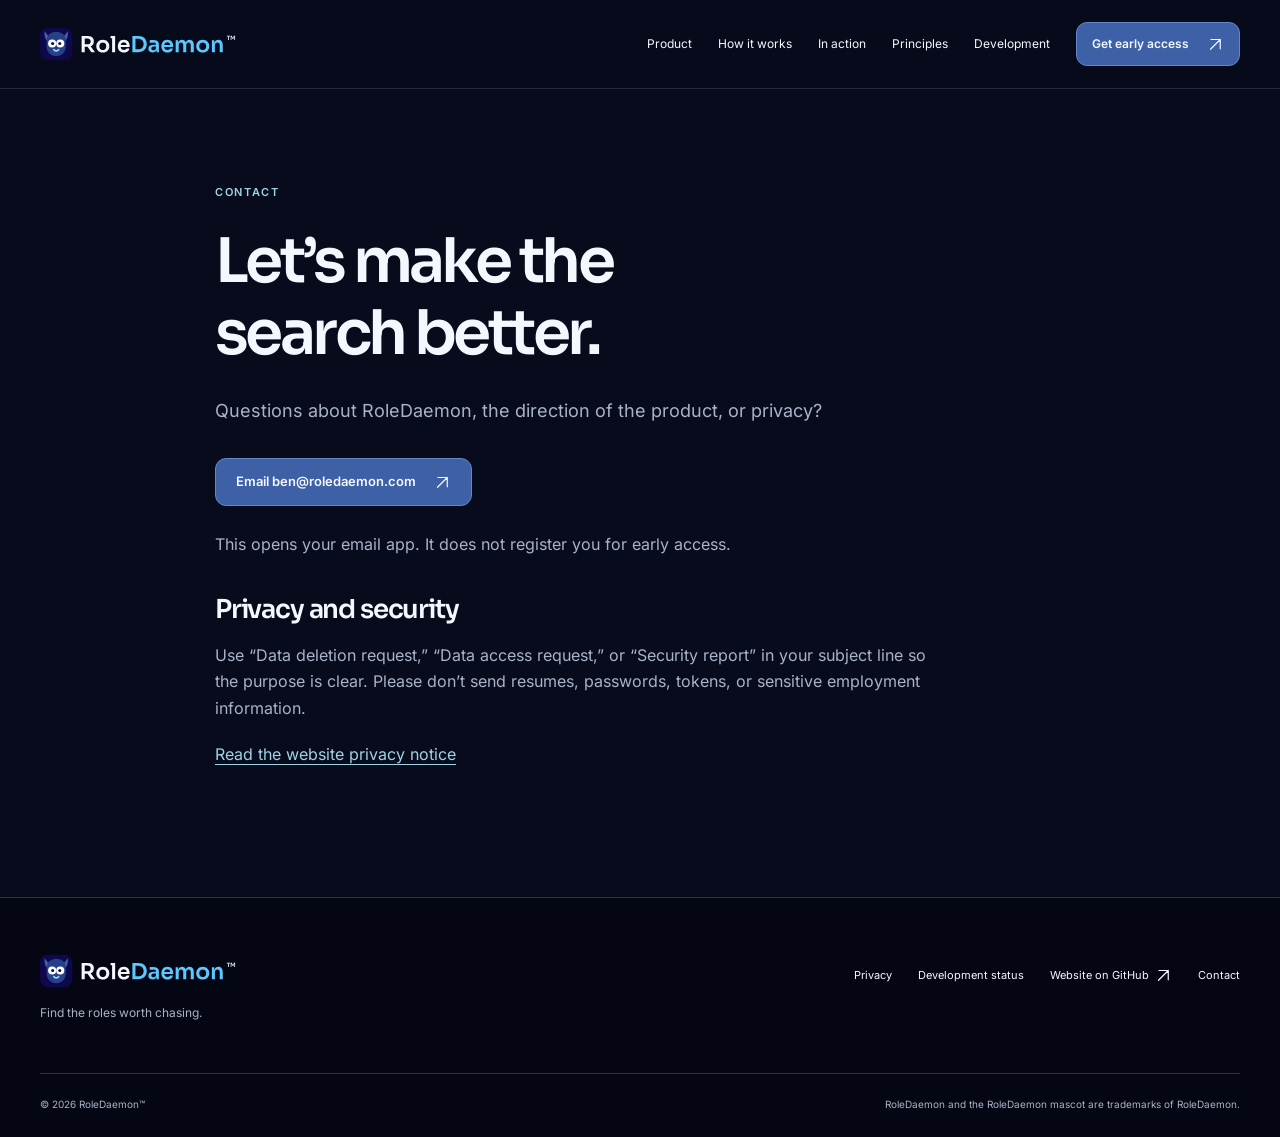
<file: contact/index.html>
<!doctype html><html lang="en"><head><meta charset="utf-8"><meta name="viewport" content="width=device-width,initial-scale=1"><title>Contact — RoleDaemon™</title><meta name="description" content="Contact RoleDaemon about product development, privacy, or security."><meta name="theme-color" content="#080B1C"><meta name="color-scheme" content="dark"><link rel="canonical" href="https://roledaemon.com/contact/"><link rel="icon" href="/assets/favicon.svg" type="image/svg+xml"><link rel="apple-touch-icon" href="/assets/brand/apple-touch-icon.png"><link rel="manifest" href="/site.webmanifest"><link rel="preload" href="/assets/fonts/sora-600.woff2" as="font" type="font/woff2" crossorigin><link rel="preload" href="/assets/fonts/inter-400.woff2" as="font" type="font/woff2" crossorigin><link rel="stylesheet" href="/styles.css"><meta property="og:type" content="website"><meta property="og:url" content="https://roledaemon.com/contact/"><meta property="og:title" content="Contact — RoleDaemon™"><meta property="og:description" content="Contact RoleDaemon about product development, privacy, or security."><meta property="og:image" content="https://roledaemon.com/assets/social/default-og.png"><meta property="og:image:width" content="1200"><meta property="og:image:height" content="630"><meta property="og:image:alt" content="RoleDaemon. Find the roles worth chasing. In active development."><meta name="twitter:card" content="summary_large_image"><meta name="twitter:title" content="Contact — RoleDaemon™"><meta name="twitter:description" content="Contact RoleDaemon about product development, privacy, or security."><meta name="twitter:image" content="https://roledaemon.com/assets/social/default-og.png"></head><body><a class="skip" href="#main">Skip to content</a><header class="site-header"><div class="wrap nav"><a class="brand" href="/" aria-label="RoleDaemon home"><img src="/assets/brand/wordmark-tm.svg" width="212" height="40" alt="RoleDaemon™"></a><button class="menu-toggle" aria-expanded="false" aria-controls="navigation" hidden><svg class="icon" aria-hidden="true" focusable="false" width="24" height="24" stroke-width="1.5" viewBox="0 0 24 24" fill="none" xmlns="http://www.w3.org/2000/svg">
<path d="M3 5H21" stroke="currentColor" stroke-linecap="round" stroke-linejoin="round"/>
<path d="M3 12H21" stroke="currentColor" stroke-linecap="round" stroke-linejoin="round"/>
<path d="M3 19H21" stroke="currentColor" stroke-linecap="round" stroke-linejoin="round"/>
</svg>
<span>Menu</span></button><nav id="navigation" aria-label="Main navigation"><a href="/#product">Product</a><a href="/#how-it-works">How it works</a><a href="/#in-action">In action</a><a href="/#principles">Principles</a><a href="/#development">Development</a><a class="button primary nav-cta" href="/#early-access">Get early access <svg class="icon" aria-hidden="true" focusable="false" width="24" height="24" viewBox="0 0 24 24" stroke-width="1.5" fill="none" xmlns="http://www.w3.org/2000/svg">
<path d="M6.00005 19L19 5.99996M19 5.99996V18.48M19 5.99996H6.52005" stroke="currentColor" stroke-linecap="round" stroke-linejoin="round"/>
</svg>
</a></nav></div></header><main id="main" class="wrap legal"><p class="eyebrow">CONTACT</p><h1>Let’s make the<br>search better.</h1><p class="lede">Questions about RoleDaemon, the direction of the product, or privacy?</p><a class="button primary" href="mailto:ben@roledaemon.com">Email ben@roledaemon.com <svg class="icon" aria-hidden="true" focusable="false" width="24" height="24" viewBox="0 0 24 24" stroke-width="1.5" fill="none" xmlns="http://www.w3.org/2000/svg">
<path d="M6.00005 19L19 5.99996M19 5.99996V18.48M19 5.99996H6.52005" stroke="currentColor" stroke-linecap="round" stroke-linejoin="round"/>
</svg>
</a><p>This opens your email app. It does not register you for early access.</p><h2>Privacy and security</h2><p>Use “Data deletion request,” “Data access request,” or “Security report” in your subject line so the purpose is clear. Please don’t send resumes, passwords, tokens, or sensitive employment information.</p><p><a href="/privacy/">Read the website privacy notice</a></p></main><footer><div class="wrap footer-top"><div><a class="brand" href="/" aria-label="RoleDaemon home"><img src="/assets/brand/wordmark-tm.svg" width="212" height="40" alt="RoleDaemon™"></a><p>Find the roles worth chasing.</p></div><nav aria-label="Footer"><a href="/privacy/">Privacy</a><a href="/#development">Development status</a><a href="https://github.com/RoleDaemon/RoleDaemon.github.io">Website on GitHub <svg class="icon" aria-hidden="true" focusable="false" width="24" height="24" viewBox="0 0 24 24" stroke-width="1.5" fill="none" xmlns="http://www.w3.org/2000/svg">
<path d="M6.00005 19L19 5.99996M19 5.99996V18.48M19 5.99996H6.52005" stroke="currentColor" stroke-linecap="round" stroke-linejoin="round"/>
</svg>
</a><a href="/contact/">Contact</a></nav></div><div class="wrap fine"><span>© 2026 RoleDaemon™</span><span>RoleDaemon and the RoleDaemon mascot are trademarks of RoleDaemon.</span></div></footer><script src="/script.js" defer></script></body></html>
</file>
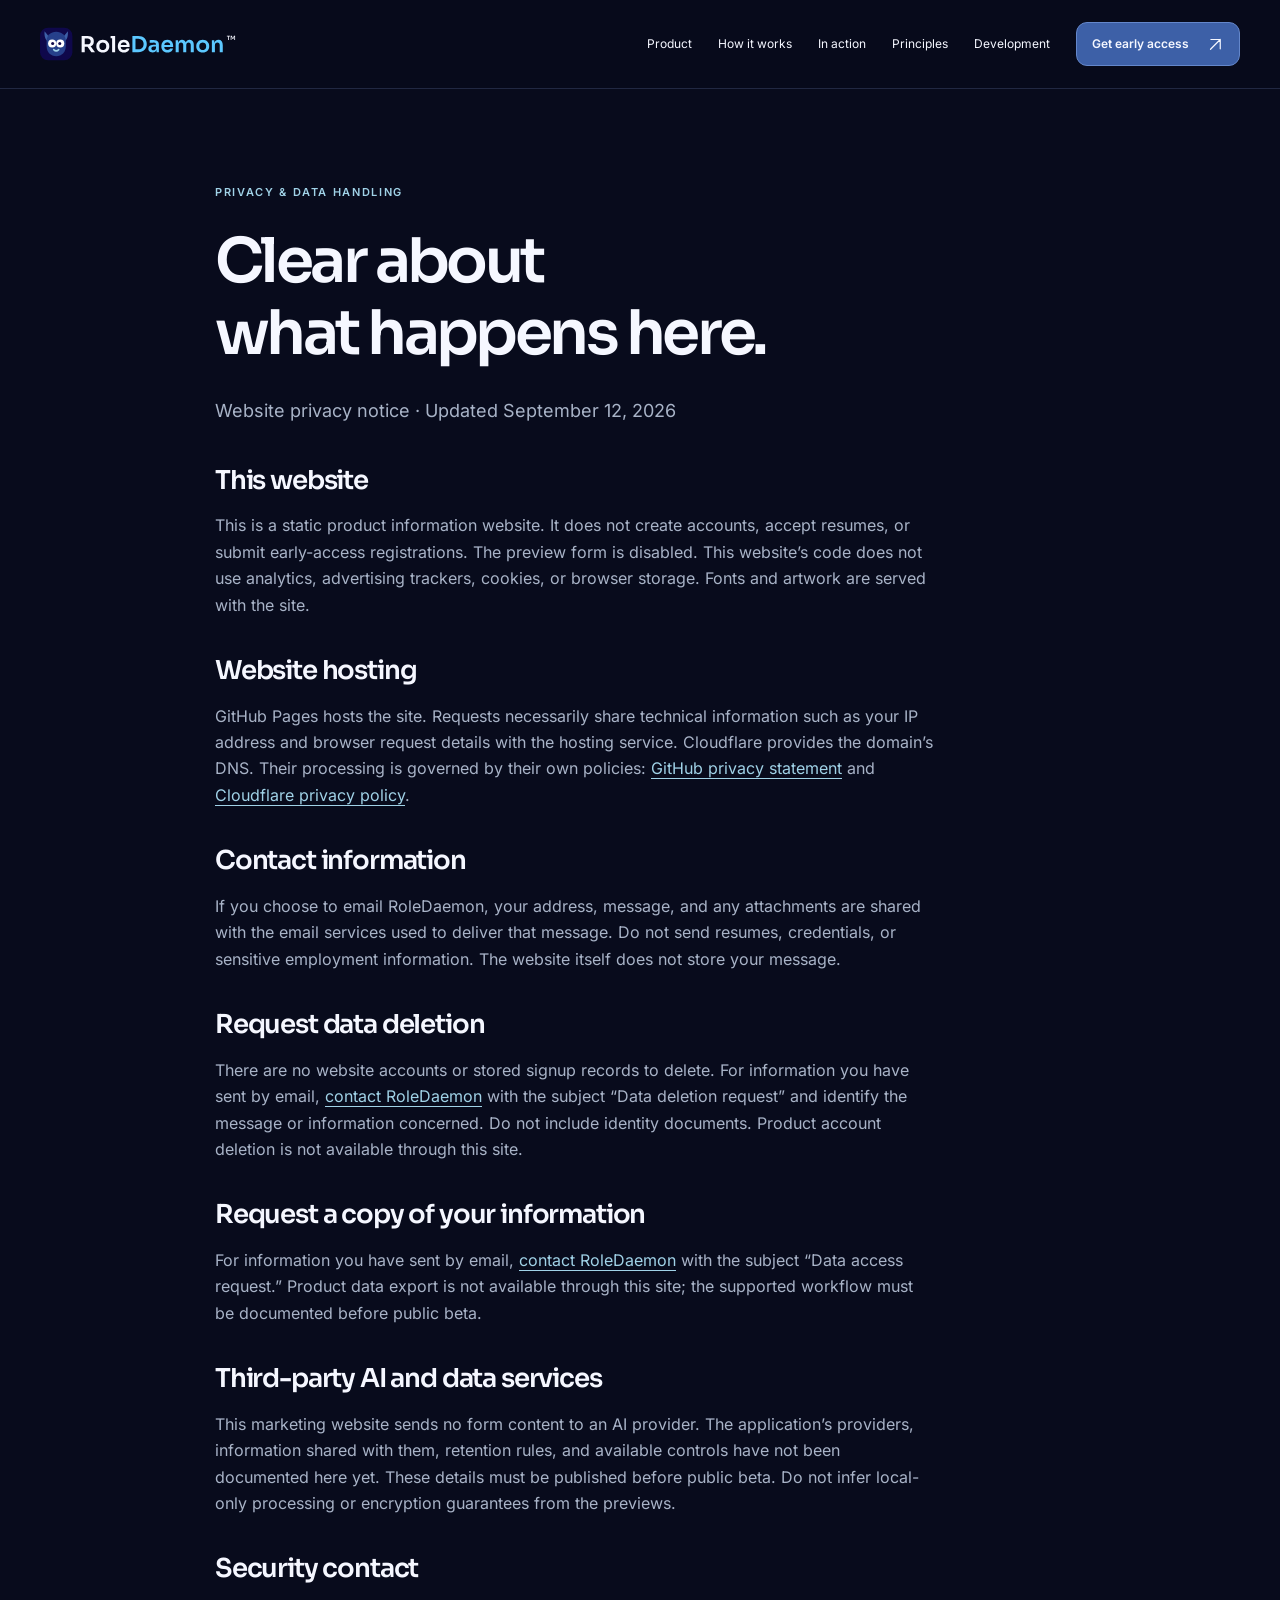
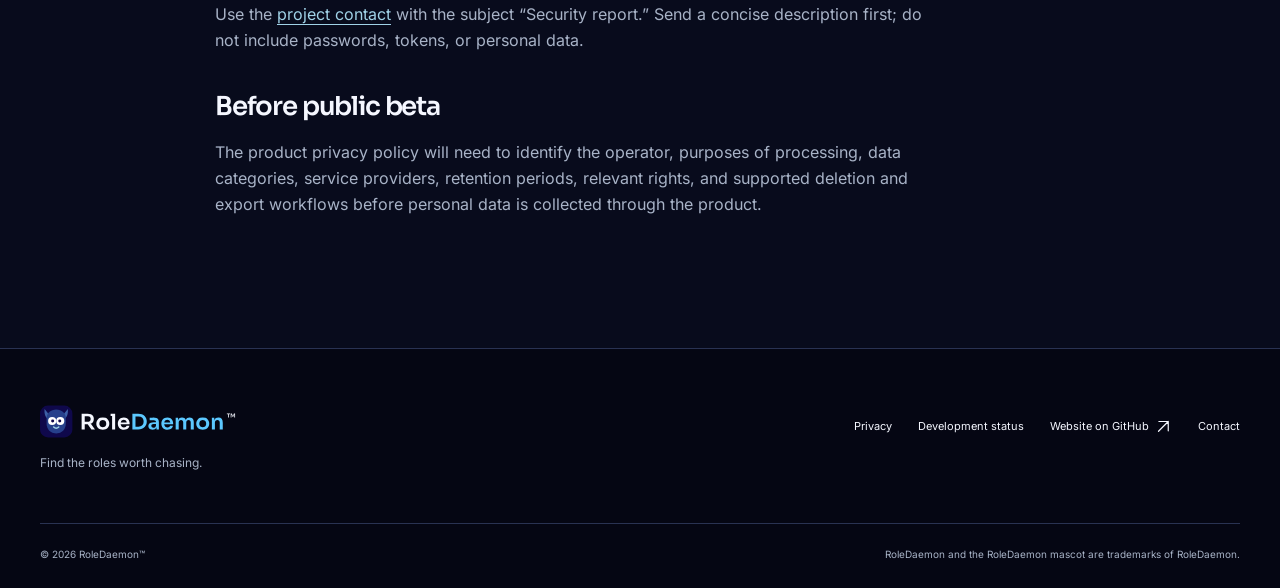
<file: privacy/index.html>
<!doctype html><html lang="en"><head><meta charset="utf-8"><meta name="viewport" content="width=device-width,initial-scale=1"><title>Privacy & data handling — RoleDaemon™</title><meta name="description" content="Current website data handling and privacy readiness for RoleDaemon, in active development."><meta name="theme-color" content="#080B1C"><meta name="color-scheme" content="dark"><link rel="canonical" href="https://roledaemon.com/privacy/"><link rel="icon" href="/assets/favicon.svg" type="image/svg+xml"><link rel="apple-touch-icon" href="/assets/brand/apple-touch-icon.png"><link rel="manifest" href="/site.webmanifest"><link rel="preload" href="/assets/fonts/sora-600.woff2" as="font" type="font/woff2" crossorigin><link rel="preload" href="/assets/fonts/inter-400.woff2" as="font" type="font/woff2" crossorigin><link rel="stylesheet" href="/styles.css"><meta property="og:type" content="website"><meta property="og:url" content="https://roledaemon.com/privacy/"><meta property="og:title" content="Privacy & data handling — RoleDaemon™"><meta property="og:description" content="Current website data handling and privacy readiness for RoleDaemon, in active development."><meta property="og:image" content="https://roledaemon.com/assets/social/default-og.png"><meta property="og:image:width" content="1200"><meta property="og:image:height" content="630"><meta property="og:image:alt" content="RoleDaemon. Find the roles worth chasing. In active development."><meta name="twitter:card" content="summary_large_image"><meta name="twitter:title" content="Privacy & data handling — RoleDaemon™"><meta name="twitter:description" content="Current website data handling and privacy readiness for RoleDaemon, in active development."><meta name="twitter:image" content="https://roledaemon.com/assets/social/default-og.png"></head><body><a class="skip" href="#main">Skip to content</a><header class="site-header"><div class="wrap nav"><a class="brand" href="/" aria-label="RoleDaemon home"><img src="/assets/brand/wordmark-tm.svg" width="212" height="40" alt="RoleDaemon™"></a><button class="menu-toggle" aria-expanded="false" aria-controls="navigation" hidden><svg class="icon" aria-hidden="true" focusable="false" width="24" height="24" stroke-width="1.5" viewBox="0 0 24 24" fill="none" xmlns="http://www.w3.org/2000/svg">
<path d="M3 5H21" stroke="currentColor" stroke-linecap="round" stroke-linejoin="round"/>
<path d="M3 12H21" stroke="currentColor" stroke-linecap="round" stroke-linejoin="round"/>
<path d="M3 19H21" stroke="currentColor" stroke-linecap="round" stroke-linejoin="round"/>
</svg>
<span>Menu</span></button><nav id="navigation" aria-label="Main navigation"><a href="/#product">Product</a><a href="/#how-it-works">How it works</a><a href="/#in-action">In action</a><a href="/#principles">Principles</a><a href="/#development">Development</a><a class="button primary nav-cta" href="/#early-access">Get early access <svg class="icon" aria-hidden="true" focusable="false" width="24" height="24" viewBox="0 0 24 24" stroke-width="1.5" fill="none" xmlns="http://www.w3.org/2000/svg">
<path d="M6.00005 19L19 5.99996M19 5.99996V18.48M19 5.99996H6.52005" stroke="currentColor" stroke-linecap="round" stroke-linejoin="round"/>
</svg>
</a></nav></div></header><main id="main" class="wrap legal"><p class="eyebrow">PRIVACY &amp; DATA HANDLING</p><h1>Clear about<br>what happens here.</h1><p class="lede">Website privacy notice · Updated September 12, 2026</p><h2>This website</h2><p>This is a static product information website. It does not create accounts, accept resumes, or submit early-access registrations. The preview form is disabled. This website’s code does not use analytics, advertising trackers, cookies, or browser storage. Fonts and artwork are served with the site.</p><h2>Website hosting</h2><p>GitHub Pages hosts the site. Requests necessarily share technical information such as your IP address and browser request details with the hosting service. Cloudflare provides the domain’s DNS. Their processing is governed by their own policies: <a href="https://docs.github.com/en/site-policy/privacy-policies/github-general-privacy-statement">GitHub privacy statement</a> and <a href="https://www.cloudflare.com/privacypolicy/">Cloudflare privacy policy</a>.</p><h2>Contact information</h2><p>If you choose to email RoleDaemon, your address, message, and any attachments are shared with the email services used to deliver that message. Do not send resumes, credentials, or sensitive employment information. The website itself does not store your message.</p><h2 id="deletion">Request data deletion</h2><p>There are no website accounts or stored signup records to delete. For information you have sent by email, <a href="/contact/">contact RoleDaemon</a> with the subject “Data deletion request” and identify the message or information concerned. Do not include identity documents. Product account deletion is not available through this site.</p><h2 id="export">Request a copy of your information</h2><p>For information you have sent by email, <a href="/contact/">contact RoleDaemon</a> with the subject “Data access request.” Product data export is not available through this site; the supported workflow must be documented before public beta.</p><h2 id="providers">Third-party AI and data services</h2><p>This marketing website sends no form content to an AI provider. The application’s providers, information shared with them, retention rules, and available controls have not been documented here yet. These details must be published before public beta. Do not infer local-only processing or encryption guarantees from the previews.</p><h2 id="security">Security contact</h2><p>Use the <a href="/contact/">project contact</a> with the subject “Security report.” Send a concise description first; do not include passwords, tokens, or personal data.</p><h2>Before public beta</h2><p>The product privacy policy will need to identify the operator, purposes of processing, data categories, service providers, retention periods, relevant rights, and supported deletion and export workflows before personal data is collected through the product.</p></main><footer><div class="wrap footer-top"><div><a class="brand" href="/" aria-label="RoleDaemon home"><img src="/assets/brand/wordmark-tm.svg" width="212" height="40" alt="RoleDaemon™"></a><p>Find the roles worth chasing.</p></div><nav aria-label="Footer"><a href="/privacy/">Privacy</a><a href="/#development">Development status</a><a href="https://github.com/RoleDaemon/RoleDaemon.github.io">Website on GitHub <svg class="icon" aria-hidden="true" focusable="false" width="24" height="24" viewBox="0 0 24 24" stroke-width="1.5" fill="none" xmlns="http://www.w3.org/2000/svg">
<path d="M6.00005 19L19 5.99996M19 5.99996V18.48M19 5.99996H6.52005" stroke="currentColor" stroke-linecap="round" stroke-linejoin="round"/>
</svg>
</a><a href="/contact/">Contact</a></nav></div><div class="wrap fine"><span>© 2026 RoleDaemon™</span><span>RoleDaemon and the RoleDaemon mascot are trademarks of RoleDaemon.</span></div></footer><script src="/script.js" defer></script></body></html>
</file>
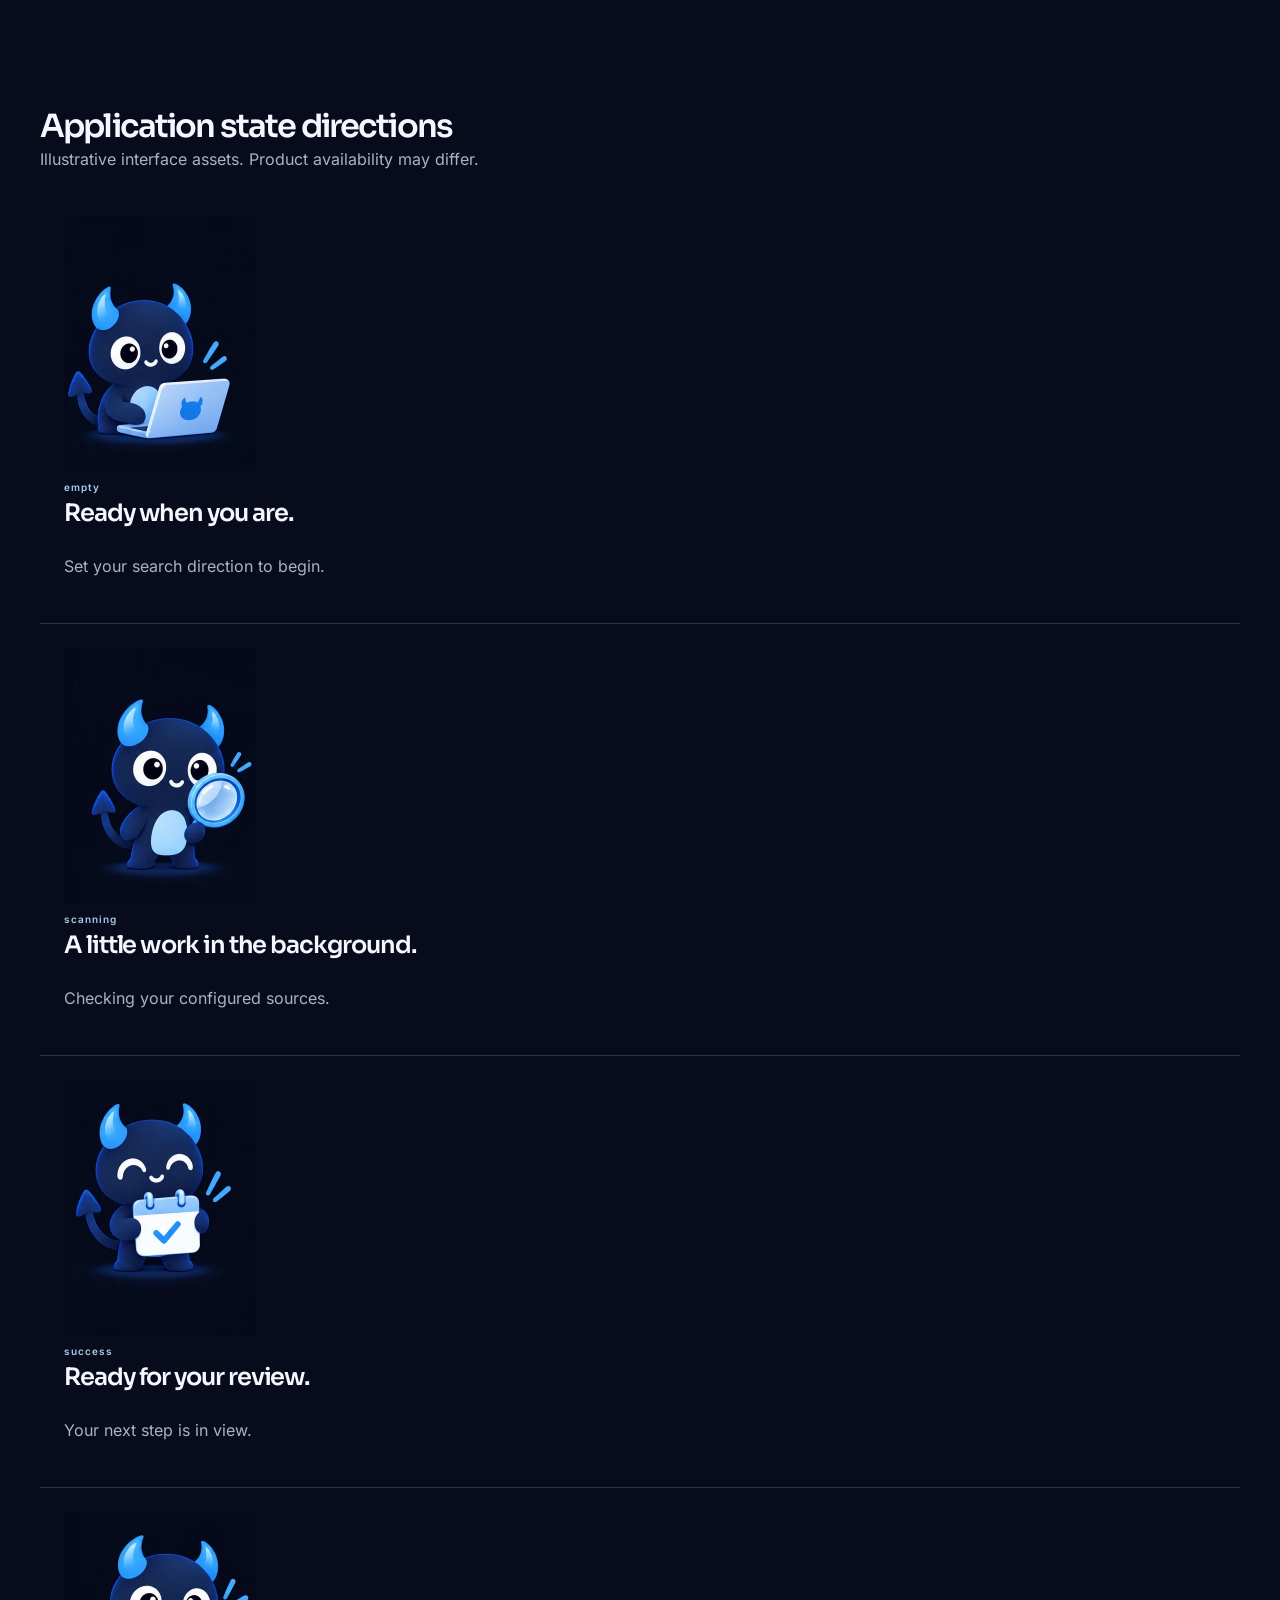
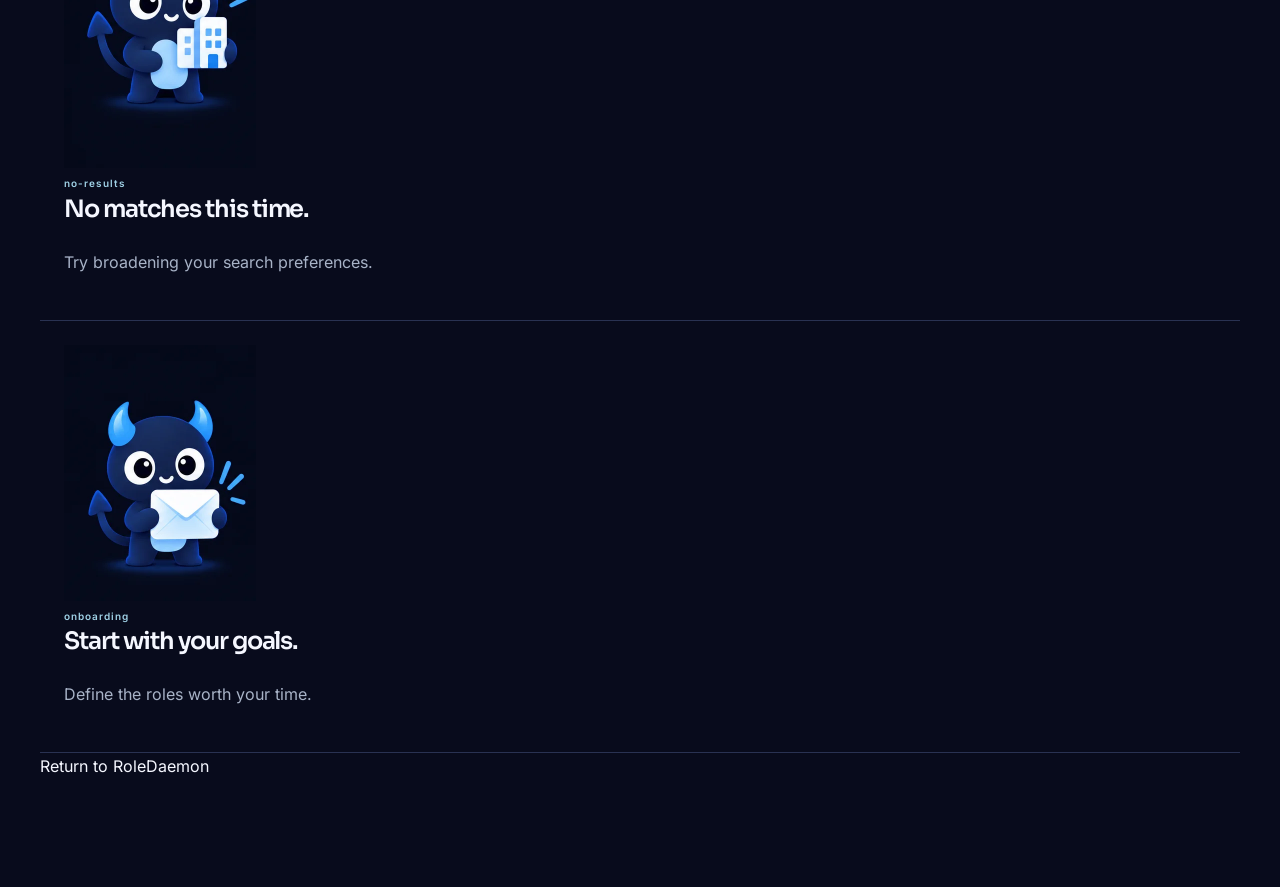
<file: assets/states/index.html>
<!doctype html><html lang="en"><head><meta charset="utf-8"><meta name="viewport" content="width=device-width,initial-scale=1"><meta name="robots" content="noindex"><title>Application states — RoleDaemon design assets</title><link rel="stylesheet" href="/styles.css"></head><body><main id="main" class="wrap section"><h1 style="font-size:32px">Application state directions</h1><p>Illustrative interface assets. Product availability may differ.</p><article id="empty" style="padding:24px;border-bottom:1px solid #293252"><img src="/assets/mascot/tracking.webp" width="192" height="256" alt="" loading="lazy"><span class="micro">empty</span><h2 style="font-size:24px">Ready when you are.</h2><p>Set your search direction to begin.</p></article><article id="scanning" style="padding:24px;border-bottom:1px solid #293252"><img src="/assets/mascot/discovery.webp" width="192" height="256" alt="" loading="lazy"><span class="micro">scanning</span><h2 style="font-size:24px">A little work in the background.</h2><p>Checking your configured sources.</p></article><article id="success" style="padding:24px;border-bottom:1px solid #293252"><img src="/assets/mascot/follow-up.webp" width="192" height="256" alt="" loading="lazy"><span class="micro">success</span><h2 style="font-size:24px">Ready for your review.</h2><p>Your next step is in view.</p></article><article id="no-results" style="padding:24px;border-bottom:1px solid #293252"><img src="/assets/mascot/company-research.webp" width="192" height="256" alt="" loading="lazy"><span class="micro">no-results</span><h2 style="font-size:24px">No matches this time.</h2><p>Try broadening your search preferences.</p></article><article id="onboarding" style="padding:24px;border-bottom:1px solid #293252"><img src="/assets/mascot/alert.webp" width="192" height="256" alt="" loading="lazy"><span class="micro">onboarding</span><h2 style="font-size:24px">Start with your goals.</h2><p>Define the roles worth your time.</p></article><a href="/">Return to RoleDaemon</a></main></body></html>
</file>
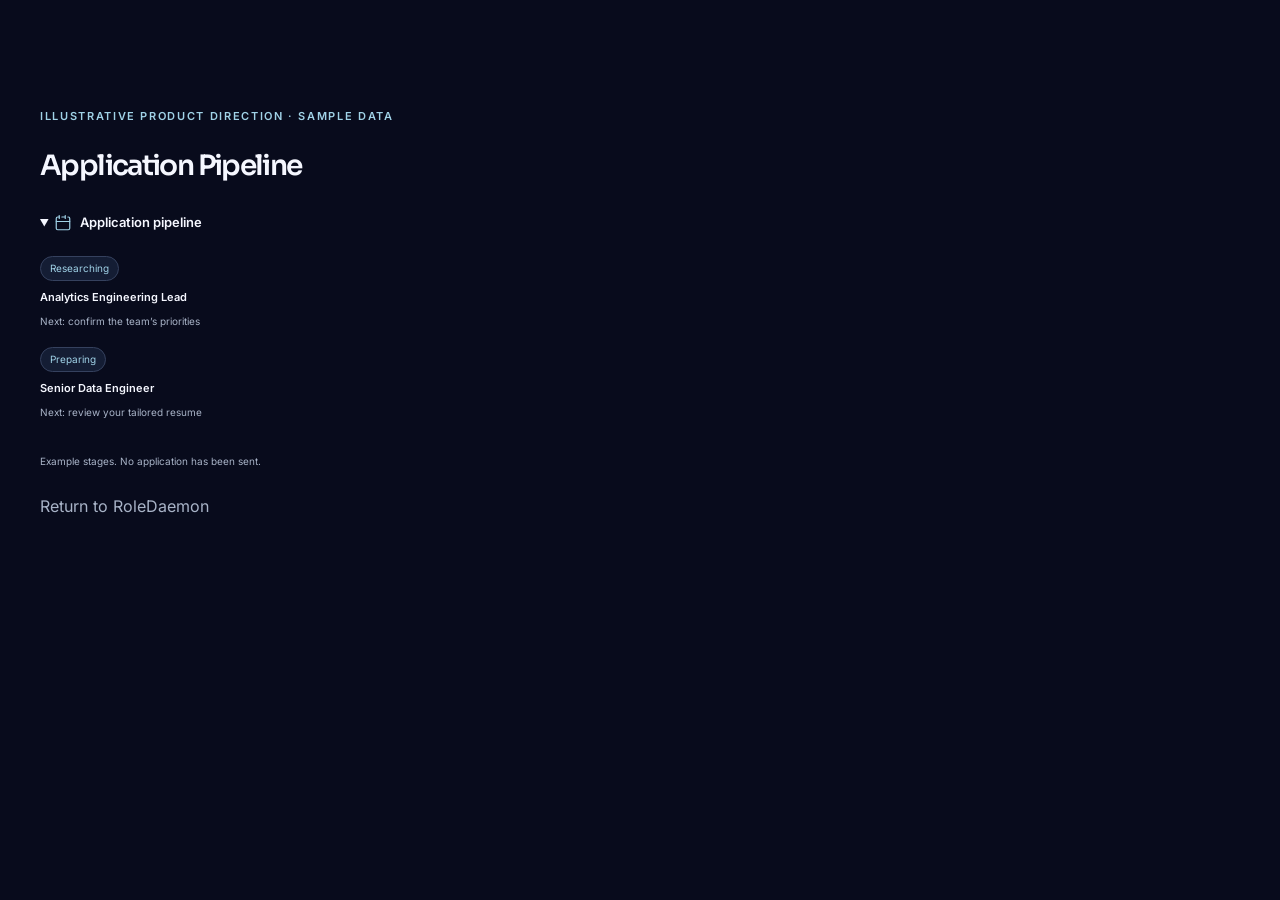
<file: assets/previews/application-pipeline.html>
<!doctype html><html lang="en"><head><meta charset="utf-8"><meta name="viewport" content="width=device-width,initial-scale=1"><meta name="robots" content="noindex"><title>Application Pipeline — RoleDaemon illustrative preview</title><link rel="stylesheet" href="/styles.css"></head><body><main class="wrap section" id="main"><p class="eyebrow">ILLUSTRATIVE PRODUCT DIRECTION · SAMPLE DATA</p><h1 style="font-size:28px;margin-bottom:30px">Application Pipeline</h1><details open id="pipeline-preview"><summary><svg class="icon" aria-hidden="true" focusable="false" width="24" height="24" stroke-width="1.5" viewBox="0 0 24 24" fill="none" xmlns="http://www.w3.org/2000/svg">
<path d="M15 4V2M15 4V6M15 4H10.5M3 10V19C3 20.1046 3.89543 21 5 21H19C20.1046 21 21 20.1046 21 19V10H3Z" stroke="currentColor" stroke-linecap="round" stroke-linejoin="round"/>
<path d="M3 10V6C3 4.89543 3.89543 4 5 4H7" stroke="currentColor" stroke-linecap="round" stroke-linejoin="round"/>
<path d="M7 2V6" stroke="currentColor" stroke-linecap="round" stroke-linejoin="round"/>
<path d="M21 10V6C21 4.89543 20.1046 4 19 4H18.5" stroke="currentColor" stroke-linecap="round" stroke-linejoin="round"/>
</svg>
 Application pipeline</summary><div class="pipeline-content"><div><span class="chip">Researching</span><b>Analytics Engineering Lead</b><span>Next: confirm the team’s priorities</span></div><div><span class="chip">Preparing</span><b>Senior Data Engineer</b><span>Next: review your tailored resume</span></div><p class="small">Example stages. No application has been sent.</p></div></details><p style="margin-top:24px"><a href="/#preview">Return to RoleDaemon</a></p></main></body></html>
</file>
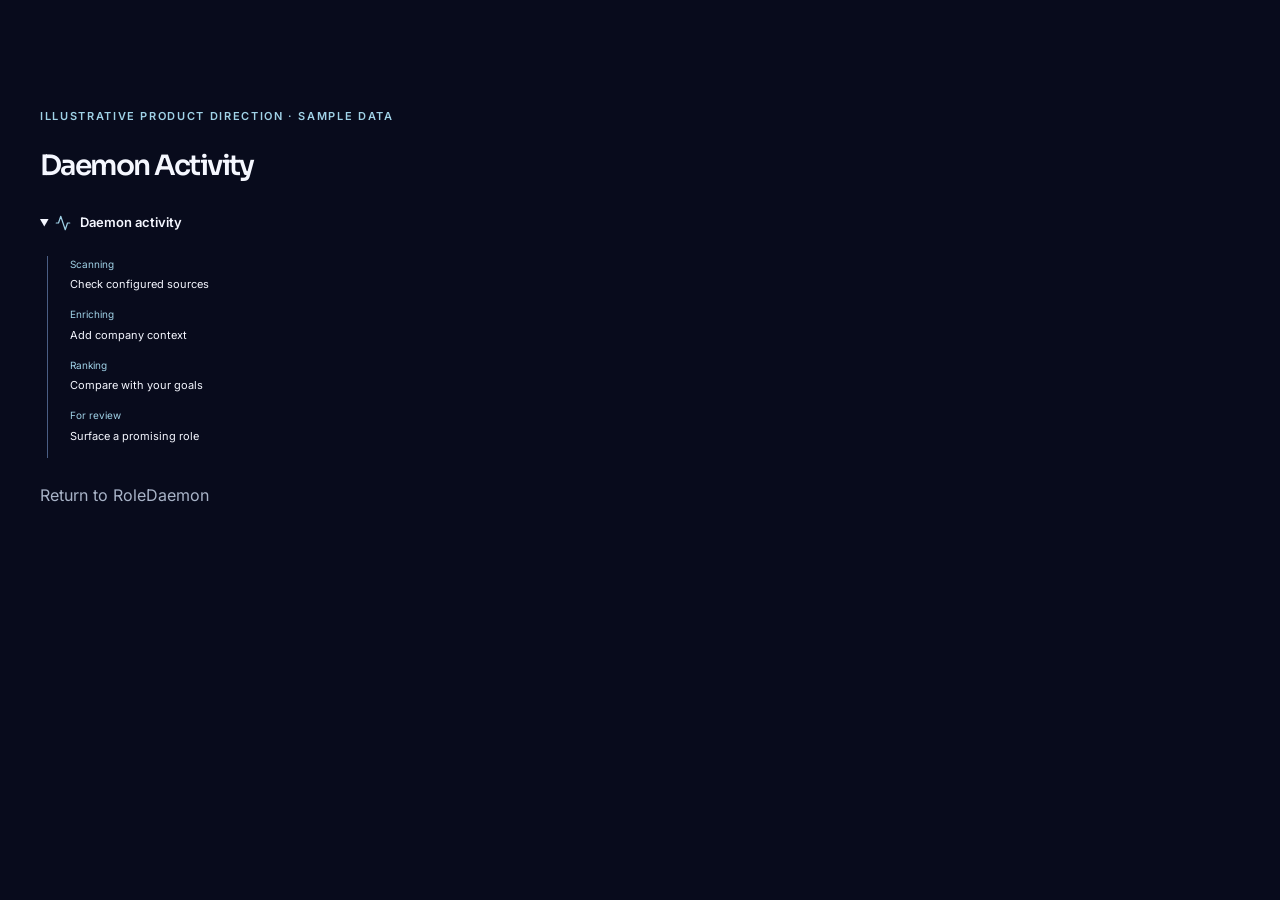
<file: assets/previews/daemon-activity.html>
<!doctype html><html lang="en"><head><meta charset="utf-8"><meta name="viewport" content="width=device-width,initial-scale=1"><meta name="robots" content="noindex"><title>Daemon Activity — RoleDaemon illustrative preview</title><link rel="stylesheet" href="/styles.css"></head><body><main class="wrap section" id="main"><p class="eyebrow">ILLUSTRATIVE PRODUCT DIRECTION · SAMPLE DATA</p><h1 style="font-size:28px;margin-bottom:30px">Daemon Activity</h1><details open id="activity-preview"><summary><svg class="icon" aria-hidden="true" focusable="false" width="24" height="24" stroke-width="1.5" viewBox="0 0 24 24" fill="none" xmlns="http://www.w3.org/2000/svg">
<path d="M3 12H6L9 3L15 21L18 12H21" stroke="currentColor" stroke-linecap="round" stroke-linejoin="round"/>
</svg>
 Daemon activity</summary><ol class="activity-list"><li><span>Scanning</span><b>Check configured sources</b></li><li><span>Enriching</span><b>Add company context</b></li><li><span>Ranking</span><b>Compare with your goals</b></li><li><span>For review</span><b>Surface a promising role</b></li></ol></details><p style="margin-top:24px"><a href="/#preview">Return to RoleDaemon</a></p></main></body></html>
</file>
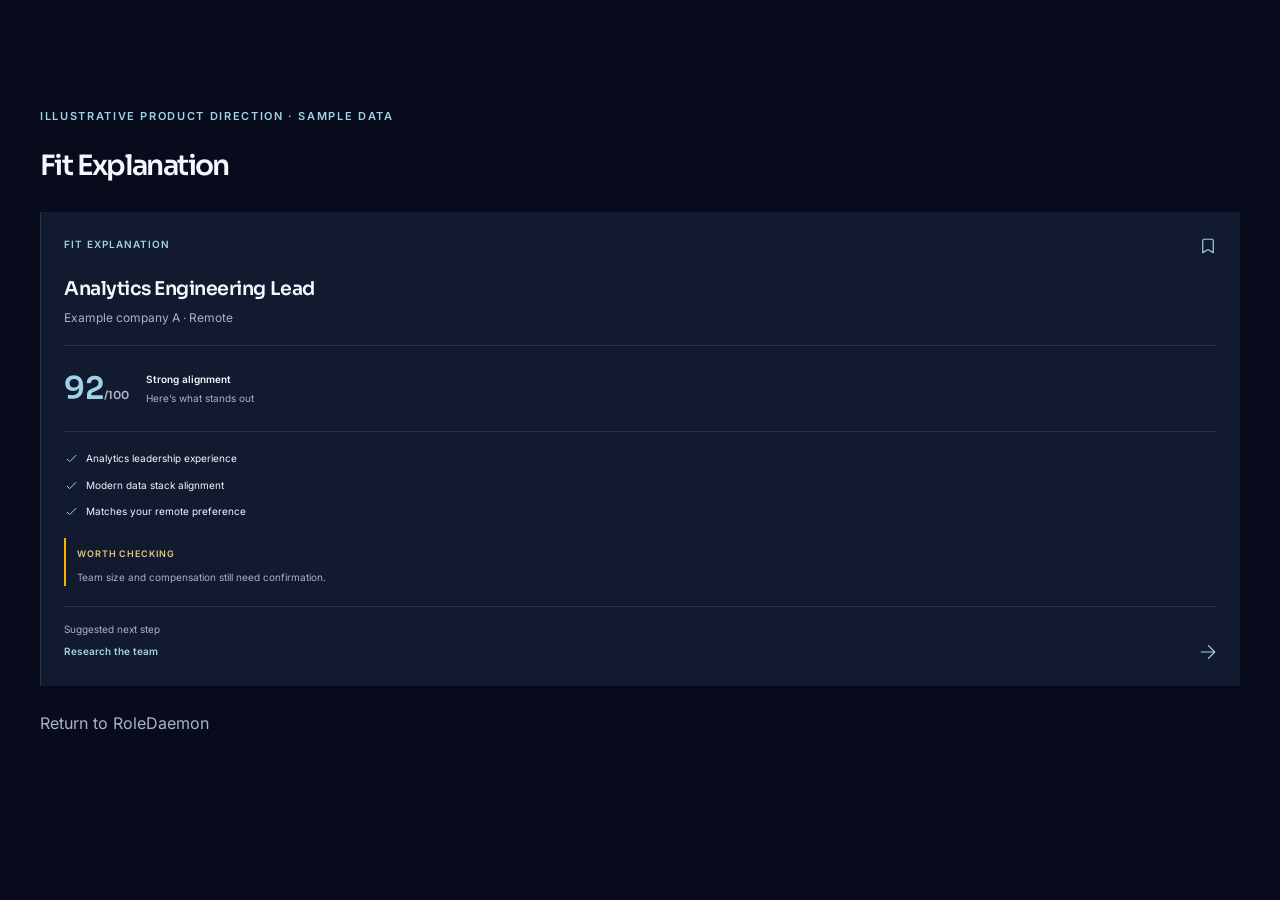
<file: assets/previews/fit-explanation.html>
<!doctype html><html lang="en"><head><meta charset="utf-8"><meta name="viewport" content="width=device-width,initial-scale=1"><meta name="robots" content="noindex"><title>Fit Explanation — RoleDaemon illustrative preview</title><link rel="stylesheet" href="/styles.css"></head><body><main class="wrap section" id="main"><p class="eyebrow">ILLUSTRATIVE PRODUCT DIRECTION · SAMPLE DATA</p><h1 style="font-size:28px;margin-bottom:30px">Fit Explanation</h1><div class="detail-panel"><div class="detail-top"><span class="micro">FIT EXPLANATION</span><svg class="icon" aria-hidden="true" focusable="false" width="24" height="24" stroke-width="1.5" viewBox="0 0 24 24" fill="none" xmlns="http://www.w3.org/2000/svg">
<path d="M5 21V5C5 3.89543 5.89543 3 7 3H17C18.1046 3 19 3.89543 19 5V21L13.0815 17.1953C12.4227 16.7717 11.5773 16.7717 10.9185 17.1953L5 21Z" stroke="currentColor" stroke-linecap="round" stroke-linejoin="round"/>
</svg>
</div><h3>Analytics Engineering Lead</h3><p class="small">Example company A · Remote</p><div class="fit-summary"><strong>92<span>/100</span></strong><div><b>Strong alignment</b><span>Here’s what stands out</span></div></div><ul class="reason-list"><li><svg class="icon" aria-hidden="true" focusable="false" width="24" height="24" stroke-width="1.5" viewBox="0 0 24 24" fill="none" xmlns="http://www.w3.org/2000/svg">
<path d="M5 13L9 17L19 7" stroke="currentColor" stroke-linecap="round" stroke-linejoin="round"/>
</svg>
 Analytics leadership experience</li><li><svg class="icon" aria-hidden="true" focusable="false" width="24" height="24" stroke-width="1.5" viewBox="0 0 24 24" fill="none" xmlns="http://www.w3.org/2000/svg">
<path d="M5 13L9 17L19 7" stroke="currentColor" stroke-linecap="round" stroke-linejoin="round"/>
</svg>
 Modern data stack alignment</li><li><svg class="icon" aria-hidden="true" focusable="false" width="24" height="24" stroke-width="1.5" viewBox="0 0 24 24" fill="none" xmlns="http://www.w3.org/2000/svg">
<path d="M5 13L9 17L19 7" stroke="currentColor" stroke-linecap="round" stroke-linejoin="round"/>
</svg>
 Matches your remote preference</li></ul><div class="caution"><span class="micro">WORTH CHECKING</span><p>Team size and compensation still need confirmation.</p></div><div class="next-action"><span>Suggested next step</span><b>Research the team <svg class="icon" aria-hidden="true" focusable="false" width="24" height="24" viewBox="0 0 24 24" stroke-width="1.5" fill="none" xmlns="http://www.w3.org/2000/svg">
<path d="M3 12L21 12M21 12L12.5 3.5M21 12L12.5 20.5" stroke="currentColor" stroke-linecap="round" stroke-linejoin="round"/>
</svg>
</b></div></div><p style="margin-top:24px"><a href="/#preview">Return to RoleDaemon</a></p></main></body></html>
</file>
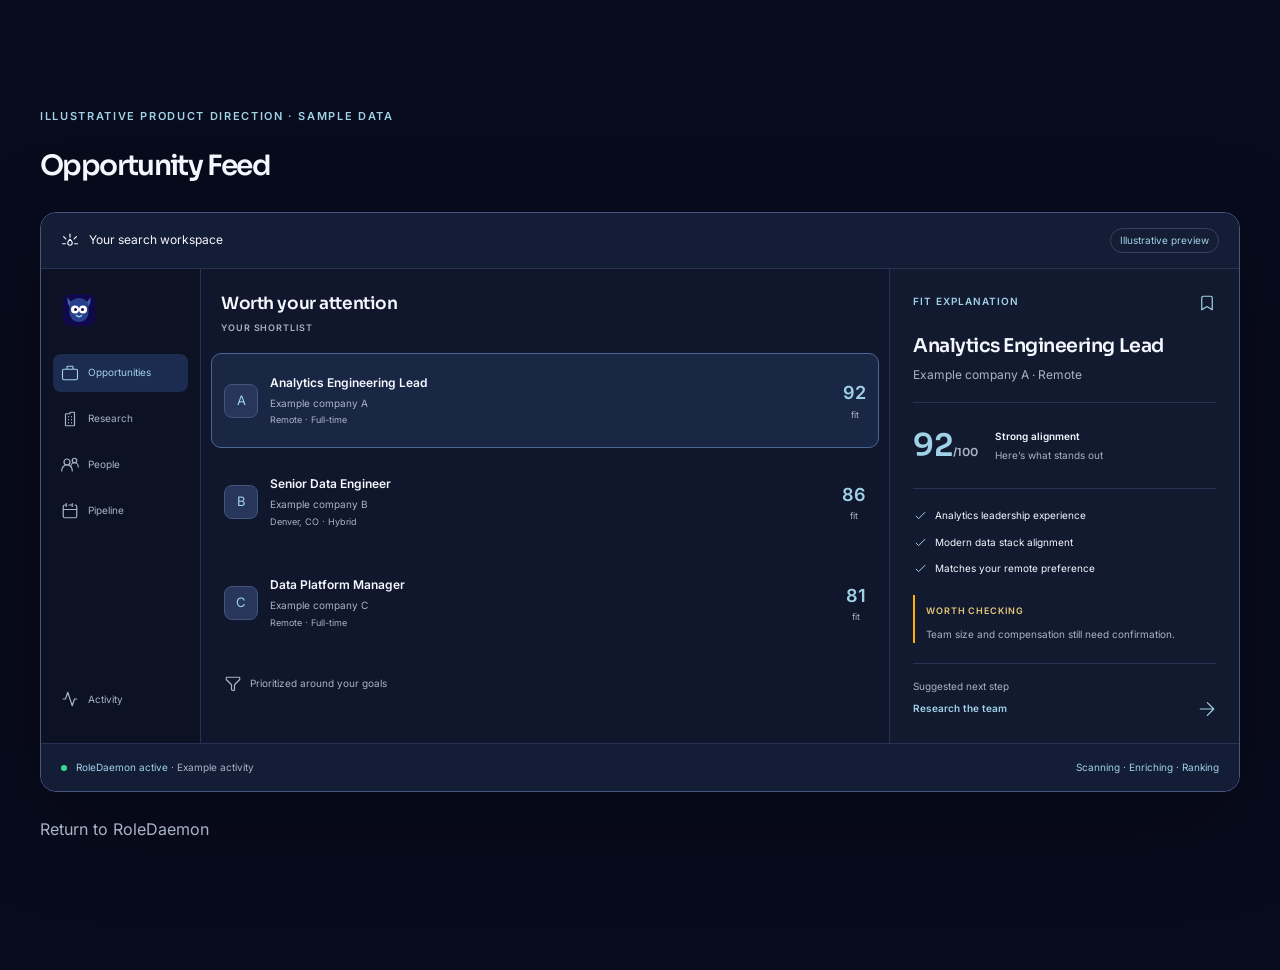
<file: assets/previews/opportunity-feed.html>
<!doctype html><html lang="en"><head><meta charset="utf-8"><meta name="viewport" content="width=device-width,initial-scale=1"><meta name="robots" content="noindex"><title>Opportunity Feed — RoleDaemon illustrative preview</title><link rel="stylesheet" href="/styles.css"></head><body><main class="wrap section" id="main"><p class="eyebrow">ILLUSTRATIVE PRODUCT DIRECTION · SAMPLE DATA</p><h1 style="font-size:28px;margin-bottom:30px">Opportunity Feed</h1><div class="workspace" id="opportunity-preview"><div class="workspace-top"><span class="workspace-title"><svg class="icon" aria-hidden="true" focusable="false" width="24" height="24" stroke-width="1.5" viewBox="0 0 24 24" fill="none" xmlns="http://www.w3.org/2000/svg">
<path d="M15 15.8C15 14.0327 12 11 12 11C12 11 9 14.0327 9 15.8C9 17.5673 10.3431 19 12 19C13.6569 19 15 17.5673 15 15.8Z" stroke="currentColor" stroke-width="1.5"/>
<path d="M12 4L12 8" stroke="currentColor" stroke-linecap="round" stroke-linejoin="round"/>
<path d="M3.5 7.5L6.5 10.5" stroke="currentColor" stroke-linecap="round" stroke-linejoin="round"/>
<path d="M17.5 10.5L20.5 7.5" stroke="currentColor" stroke-linecap="round" stroke-linejoin="round"/>
<path d="M2 17H6" stroke="currentColor" stroke-linecap="round" stroke-linejoin="round"/>
<path d="M18 17H22" stroke="currentColor" stroke-linecap="round" stroke-linejoin="round"/>
</svg>
 Your search workspace</span><span class="chip">Illustrative preview</span></div><div class="workspace-body"><aside class="app-sidebar" aria-label="Preview navigation"><img src="/assets/brand/small-mark.svg" width="32" height="32" alt=""><span class="sidebar-active"><svg class="icon" aria-hidden="true" focusable="false" width="24" height="24" stroke-width="1.5" viewBox="0 0 24 24" fill="none" xmlns="http://www.w3.org/2000/svg">
<path d="M8 7H4C2.89543 7 2 7.89543 2 9V19C2 20.1046 2.89543 21 4 21H20C21.1046 21 22 20.1046 22 19V9C22 7.89543 21.1046 7 20 7H16M8 7V3.6C8 3.26863 8.26863 3 8.6 3H15.4C15.7314 3 16 3.26863 16 3.6V7M8 7H16" stroke="currentColor" stroke-width="1.5"/>
</svg>
<span>Opportunities</span></span><span><svg class="icon" aria-hidden="true" focusable="false" width="24" height="24" stroke-width="1.5" viewBox="0 0 24 24" fill="none" xmlns="http://www.w3.org/2000/svg">
<path d="M10 9.01L10.01 8.99889" stroke="currentColor" stroke-linecap="round" stroke-linejoin="round"/>
<path d="M14 9.01L14.01 8.99889" stroke="currentColor" stroke-linecap="round" stroke-linejoin="round"/>
<path d="M10 13.01L10.01 12.9989" stroke="currentColor" stroke-linecap="round" stroke-linejoin="round"/>
<path d="M14 13.01L14.01 12.9989" stroke="currentColor" stroke-linecap="round" stroke-linejoin="round"/>
<path d="M10 17.01L10.01 16.9989" stroke="currentColor" stroke-linecap="round" stroke-linejoin="round"/>
<path d="M14 17.01L14.01 16.9989" stroke="currentColor" stroke-linecap="round" stroke-linejoin="round"/>
<path d="M6 20.4V5.6C6 5.26863 6.26863 5 6.6 5H12V3.6C12 3.26863 12.2686 3 12.6 3H17.4C17.7314 3 18 3.26863 18 3.6V20.4C18 20.7314 17.7314 21 17.4 21H6.6C6.26863 21 6 20.7314 6 20.4Z" stroke="currentColor" stroke-linecap="round" stroke-linejoin="round"/>
</svg>
<span>Research</span></span><span><svg class="icon" aria-hidden="true" focusable="false" width="24" height="24" stroke-width="1.5" viewBox="0 0 24 24" fill="none" xmlns="http://www.w3.org/2000/svg">
<path d="M1 20V19C1 15.134 4.13401 12 8 12V12C11.866 12 15 15.134 15 19V20" stroke="currentColor" stroke-linecap="round"/>
<path d="M13 14V14C13 11.2386 15.2386 9 18 9V9C20.7614 9 23 11.2386 23 14V14.5" stroke="currentColor" stroke-linecap="round"/>
<path d="M8 12C10.2091 12 12 10.2091 12 8C12 5.79086 10.2091 4 8 4C5.79086 4 4 5.79086 4 8C4 10.2091 5.79086 12 8 12Z" stroke="currentColor" stroke-linecap="round" stroke-linejoin="round"/>
<path d="M18 9C19.6569 9 21 7.65685 21 6C21 4.34315 19.6569 3 18 3C16.3431 3 15 4.34315 15 6C15 7.65685 16.3431 9 18 9Z" stroke="currentColor" stroke-linecap="round" stroke-linejoin="round"/>
</svg>
<span>People</span></span><span><svg class="icon" aria-hidden="true" focusable="false" width="24" height="24" stroke-width="1.5" viewBox="0 0 24 24" fill="none" xmlns="http://www.w3.org/2000/svg">
<path d="M15 4V2M15 4V6M15 4H10.5M3 10V19C3 20.1046 3.89543 21 5 21H19C20.1046 21 21 20.1046 21 19V10H3Z" stroke="currentColor" stroke-linecap="round" stroke-linejoin="round"/>
<path d="M3 10V6C3 4.89543 3.89543 4 5 4H7" stroke="currentColor" stroke-linecap="round" stroke-linejoin="round"/>
<path d="M7 2V6" stroke="currentColor" stroke-linecap="round" stroke-linejoin="round"/>
<path d="M21 10V6C21 4.89543 20.1046 4 19 4H18.5" stroke="currentColor" stroke-linecap="round" stroke-linejoin="round"/>
</svg>
<span>Pipeline</span></span><span class="sidebar-bottom"><svg class="icon" aria-hidden="true" focusable="false" width="24" height="24" stroke-width="1.5" viewBox="0 0 24 24" fill="none" xmlns="http://www.w3.org/2000/svg">
<path d="M3 12H6L9 3L15 21L18 12H21" stroke="currentColor" stroke-linecap="round" stroke-linejoin="round"/>
</svg>
<span>Activity</span></span></aside><div class="opportunity-list"><div class="pane-heading"><h3>Worth your attention</h3><span class="micro">YOUR SHORTLIST</span></div><div class="job-row selected"><span class="company-letter" aria-hidden="true">A</span><div><b>Analytics Engineering Lead</b><span>Example company A</span><small>Remote · Full-time</small></div><div class="fit"><b>92</b><small>fit</small></div></div><div class="job-row "><span class="company-letter" aria-hidden="true">B</span><div><b>Senior Data Engineer</b><span>Example company B</span><small>Denver, CO · Hybrid</small></div><div class="fit"><b>86</b><small>fit</small></div></div><div class="job-row "><span class="company-letter" aria-hidden="true">C</span><div><b>Data Platform Manager</b><span>Example company C</span><small>Remote · Full-time</small></div><div class="fit"><b>81</b><small>fit</small></div></div><div class="list-note"><svg class="icon" aria-hidden="true" focusable="false" width="24" height="24" stroke-width="1.5" viewBox="0 0 24 24" fill="none" xmlns="http://www.w3.org/2000/svg">
<path d="M3.99961 3H19.9997C20.552 3 20.9997 3.44764 20.9997 3.99987L20.9999 5.58569C21 5.85097 20.8946 6.10538 20.707 6.29295L14.2925 12.7071C14.105 12.8946 13.9996 13.149 13.9996 13.4142L13.9996 19.7192C13.9996 20.3698 13.3882 20.8472 12.7571 20.6894L10.7571 20.1894C10.3119 20.0781 9.99961 19.6781 9.99961 19.2192L9.99961 13.4142C9.99961 13.149 9.89425 12.8946 9.70672 12.7071L3.2925 6.29289C3.10496 6.10536 2.99961 5.851 2.99961 5.58579V4C2.99961 3.44772 3.44732 3 3.99961 3Z" stroke="currentColor" stroke-linecap="round" stroke-linejoin="round"/>
</svg>
 Prioritized around your goals</div></div><div class="detail-panel"><div class="detail-top"><span class="micro">FIT EXPLANATION</span><svg class="icon" aria-hidden="true" focusable="false" width="24" height="24" stroke-width="1.5" viewBox="0 0 24 24" fill="none" xmlns="http://www.w3.org/2000/svg">
<path d="M5 21V5C5 3.89543 5.89543 3 7 3H17C18.1046 3 19 3.89543 19 5V21L13.0815 17.1953C12.4227 16.7717 11.5773 16.7717 10.9185 17.1953L5 21Z" stroke="currentColor" stroke-linecap="round" stroke-linejoin="round"/>
</svg>
</div><h3>Analytics Engineering Lead</h3><p class="small">Example company A · Remote</p><div class="fit-summary"><strong>92<span>/100</span></strong><div><b>Strong alignment</b><span>Here’s what stands out</span></div></div><ul class="reason-list"><li><svg class="icon" aria-hidden="true" focusable="false" width="24" height="24" stroke-width="1.5" viewBox="0 0 24 24" fill="none" xmlns="http://www.w3.org/2000/svg">
<path d="M5 13L9 17L19 7" stroke="currentColor" stroke-linecap="round" stroke-linejoin="round"/>
</svg>
 Analytics leadership experience</li><li><svg class="icon" aria-hidden="true" focusable="false" width="24" height="24" stroke-width="1.5" viewBox="0 0 24 24" fill="none" xmlns="http://www.w3.org/2000/svg">
<path d="M5 13L9 17L19 7" stroke="currentColor" stroke-linecap="round" stroke-linejoin="round"/>
</svg>
 Modern data stack alignment</li><li><svg class="icon" aria-hidden="true" focusable="false" width="24" height="24" stroke-width="1.5" viewBox="0 0 24 24" fill="none" xmlns="http://www.w3.org/2000/svg">
<path d="M5 13L9 17L19 7" stroke="currentColor" stroke-linecap="round" stroke-linejoin="round"/>
</svg>
 Matches your remote preference</li></ul><div class="caution"><span class="micro">WORTH CHECKING</span><p>Team size and compensation still need confirmation.</p></div><div class="next-action"><span>Suggested next step</span><b>Research the team <svg class="icon" aria-hidden="true" focusable="false" width="24" height="24" viewBox="0 0 24 24" stroke-width="1.5" fill="none" xmlns="http://www.w3.org/2000/svg">
<path d="M3 12L21 12M21 12L12.5 3.5M21 12L12.5 20.5" stroke="currentColor" stroke-linecap="round" stroke-linejoin="round"/>
</svg>
</b></div></div></div><div class="workspace-foot"><span><i class="dot"></i> RoleDaemon active <span class="muted">· Example activity</span></span><span>Scanning · Enriching · Ranking</span></div></div><p style="margin-top:24px"><a href="/#preview">Return to RoleDaemon</a></p></main></body></html>
</file>
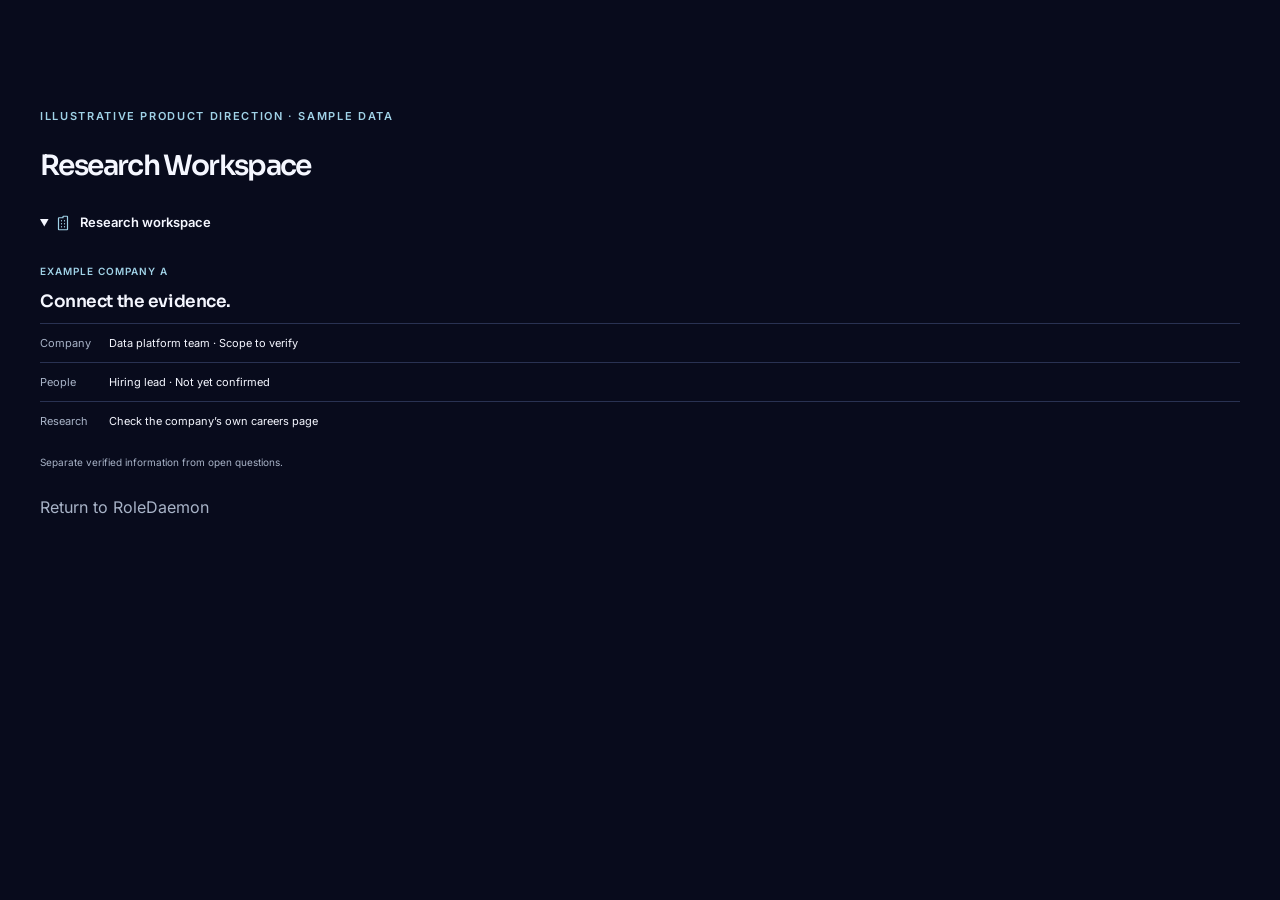
<file: assets/previews/research-workspace.html>
<!doctype html><html lang="en"><head><meta charset="utf-8"><meta name="viewport" content="width=device-width,initial-scale=1"><meta name="robots" content="noindex"><title>Research Workspace — RoleDaemon illustrative preview</title><link rel="stylesheet" href="/styles.css"></head><body><main class="wrap section" id="main"><p class="eyebrow">ILLUSTRATIVE PRODUCT DIRECTION · SAMPLE DATA</p><h1 style="font-size:28px;margin-bottom:30px">Research Workspace</h1><details open id="research-preview"><summary><svg class="icon" aria-hidden="true" focusable="false" width="24" height="24" stroke-width="1.5" viewBox="0 0 24 24" fill="none" xmlns="http://www.w3.org/2000/svg">
<path d="M10 9.01L10.01 8.99889" stroke="currentColor" stroke-linecap="round" stroke-linejoin="round"/>
<path d="M14 9.01L14.01 8.99889" stroke="currentColor" stroke-linecap="round" stroke-linejoin="round"/>
<path d="M10 13.01L10.01 12.9989" stroke="currentColor" stroke-linecap="round" stroke-linejoin="round"/>
<path d="M14 13.01L14.01 12.9989" stroke="currentColor" stroke-linecap="round" stroke-linejoin="round"/>
<path d="M10 17.01L10.01 16.9989" stroke="currentColor" stroke-linecap="round" stroke-linejoin="round"/>
<path d="M14 17.01L14.01 16.9989" stroke="currentColor" stroke-linecap="round" stroke-linejoin="round"/>
<path d="M6 20.4V5.6C6 5.26863 6.26863 5 6.6 5H12V3.6C12 3.26863 12.2686 3 12.6 3H17.4C17.7314 3 18 3.26863 18 3.6V20.4C18 20.7314 17.7314 21 17.4 21H6.6C6.26863 21 6 20.7314 6 20.4Z" stroke="currentColor" stroke-linecap="round" stroke-linejoin="round"/>
</svg>
 Research workspace</summary><div class="research-content"><span class="micro">EXAMPLE COMPANY A</span><h3>Connect the evidence.</h3><dl class="research-list"><div><dt>Company</dt><dd>Data platform team · Scope to verify</dd></div><div><dt>People</dt><dd>Hiring lead · Not yet confirmed</dd></div><div><dt>Research</dt><dd>Check the company’s own careers page</dd></div></dl><p class="small">Separate verified information from open questions.</p></div></details><p style="margin-top:24px"><a href="/#preview">Return to RoleDaemon</a></p></main></body></html>
</file>
<file: styles.css>
@font-face{font-family:Inter;src:url('/assets/fonts/inter-400.woff2') format('woff2');font-weight:400;font-display:swap}@font-face{font-family:Inter;src:url('/assets/fonts/inter-600.woff2') format('woff2');font-weight:600 900;font-display:swap}@font-face{font-family:Sora;src:url('/assets/fonts/sora-600.woff2') format('woff2');font-weight:400 900;font-display:swap}
:root{color-scheme:dark;--deep:#050613;--bg:#080b1c;--indigo:#0f084b;--surface:#131936;--raised:#192148;--brand:#26408b;--action:#3d60a7;--cyan:#5cc8ff;--ice:#a0d2e7;--text:#f5f7ff;--muted:#a8b3c7;--line:#293252;--success:#38d996;--warning:#ffb000;--error:#ff5a5f;font:16px/1.65 Inter,Arial,sans-serif;background:var(--bg);color:var(--text);font-synthesis:none;scroll-behavior:smooth;scroll-padding-top:105px}*{box-sizing:border-box}body{margin:0}img{max-width:100%;height:auto;display:block}a{color:inherit;text-decoration:none}p{color:var(--muted);margin:0 0 20px}h1,h2,h3{font-family:Sora,Arial,sans-serif;margin:0;line-height:1.18;font-weight:600;letter-spacing:-.045em}h1{font-size:clamp(44px,4.8vw,70px);letter-spacing:-.058em}h2{font-size:clamp(30px,3.1vw,45px)}h3{font-size:19px;letter-spacing:-.025em}button,input,select{font:inherit}button{cursor:pointer}button:disabled{cursor:not-allowed}a:hover{color:var(--cyan)}:focus-visible{outline:3px solid var(--cyan);outline-offset:5px}::selection{background:var(--brand);color:var(--text)}.wrap{width:min(1240px,calc(100% - 80px));margin-inline:auto}.section{padding-block:108px}.section h2{margin-bottom:26px}.split{display:grid;grid-template-columns:1fr 1fr;gap:100px;align-items:start}.eyebrow,.micro{font-size:11px;font-weight:600;letter-spacing:.15em;line-height:1.5;color:var(--ice)}.eyebrow{margin-bottom:24px;display:flex;gap:10px;align-items:center}.micro{font-size:10px;letter-spacing:.1em}.small{font-size:12px;line-height:1.6}.muted{color:var(--muted)}.icon{width:18px;height:18px;flex-shrink:0;vertical-align:middle;stroke-width:1.6}a>.icon{margin-left:5px}.button{min-height:48px;padding:12px 20px;border-radius:11px;border:1px solid transparent;display:inline-flex;align-items:center;justify-content:center;gap:12px;font-size:13px;font-weight:600;line-height:1.5;transition:background .18s,border-color .18s}.primary{background:var(--action);color:var(--text);border-color:#6487cb}.primary:hover{background:#496fbb;color:white}.secondary{background:#10162d;border-color:#465273}.secondary:hover{background:var(--raised);border-color:var(--ice)}.actions{display:flex;gap:12px;flex-wrap:wrap}.dot{display:inline-block;width:6px;height:6px;border-radius:50%;background:var(--success);flex:none}.chip{display:inline-flex;padding:4px 9px;border:1px solid #35415e;background:#141d34;border-radius:30px;color:var(--ice);font-size:10px;line-height:1.5;white-space:nowrap}.sr-only{position:absolute;width:1px;height:1px;padding:0;margin:-1px;overflow:hidden;clip:rect(0,0,0,0);white-space:nowrap;border:0}.skip{position:fixed;left:20px;top:-100px;z-index:20;padding:12px 20px;background:var(--text);color:var(--bg)}.skip:focus{top:15px;color:var(--bg)}
.site-header{position:sticky;top:0;z-index:10;background:rgba(8,11,28,.97);border-bottom:1px solid #212842}.nav{display:flex;min-height:88px;align-items:center;justify-content:space-between;gap:24px}.brand{display:block;flex-shrink:0}.brand img{width:198px;height:auto}.nav nav{display:flex;align-items:center;gap:26px}.nav nav>a{font-size:12px;white-space:nowrap}.nav nav>a:not(.button){padding-block:14px}.nav .button{min-height:44px;padding:10px 15px}.menu-toggle{display:none;background:var(--surface);color:var(--text);border:1px solid var(--line);border-radius:10px;padding:10px;align-items:center;gap:8px;min-height:44px}
.hero{display:grid;grid-template-columns:1.03fr 1fr;gap:24px;align-items:center;padding-block:100px;min-height:650px}.hero h1{margin-bottom:25px}.hero h1 span{color:var(--ice)}.lede{font-size:16px;line-height:1.85;max-width:525px}.hero .actions{margin-top:31px}.signal-line{height:1px;width:26px;background:var(--cyan)}.development-note{display:flex;align-items:center;gap:8px;font-size:11px;margin-top:20px}.hero-visual{position:relative;min-height:450px;isolation:isolate}.signal-grid{position:absolute;inset:-55px -20px;background:linear-gradient(90deg,#26408b22 1px,transparent 1px),linear-gradient(#26408b22 1px,transparent 1px);background-size:44px 44px;mask-image:radial-gradient(ellipse,black 20%,transparent 70%);z-index:-1}.hero-visual:before{content:"";position:absolute;inset:0;background:radial-gradient(ellipse at 60% 50%,#26408b44,transparent 66%);z-index:-1}.hero-status{position:absolute;top:24px;left:20px;width:89%;background:linear-gradient(125deg,#192148,#0e142b 75%);border:1px solid #3b4d7b;border-radius:16px;padding:22px 25px;box-shadow:0 20px 60px #0003}.hero-status>div:first-child{display:inline-block}.hero-status>.chip{float:right}.hero-status h2{font-family:Inter,sans-serif;font-size:17px;letter-spacing:-.015em;margin:10px 0 0;display:flex;align-items:center;gap:9px}.hero-status dl{display:flex;gap:36px;margin:24px 0 16px}.hero-status dl div{display:flex;flex-direction:column-reverse}.hero-status dt{font-size:10px;color:var(--muted)}.hero-status dd{font-family:Sora,sans-serif;font-size:29px;margin:0;font-variant-numeric:tabular-nums;line-height:1.5}.scan-track{height:2px;background:#2a3654;overflow:hidden}.scan-track span{display:block;background:var(--cyan);width:38%;height:100%;animation:scan 6s ease-in-out infinite alternate}.status-bottom{display:flex;justify-content:space-between;font-size:10px;margin:12px 0 0}.hero-mascot{position:absolute;right:-4px;bottom:55px;width:240px;filter:drop-shadow(0 0 28px #5cc8ff19);z-index:2}.hero-match{position:absolute;left:0;bottom:64px;padding:19px 22px;display:flex;align-items:center;gap:16px;background:#151e3c;border:1px solid #435682;border-radius:14px;box-shadow:0 20px 40px #0005;z-index:3;width:83%}.hero-match>div{display:flex;flex-direction:column;gap:3px}.hero-match b{font-size:13px}.hero-match>div>span:last-child{font-size:10px;color:var(--muted)}.score{font-family:Sora,sans-serif;font-variant-numeric:tabular-nums;display:flex;flex-direction:column;align-items:center;justify-content:center;width:51px;height:58px;border:1px solid #5cc8ff66;border-radius:10px;color:var(--ice);font-size:24px;line-height:1.2;flex-shrink:0}.score small{font-family:Inter,sans-serif;font-size:9px;letter-spacing:.16em;margin-top:4px}.preview-label{position:absolute;bottom:6px;left:20px;font-size:10px;margin:0}.thesis{border-block:1px solid var(--line);background:var(--deep);padding-block:72px}.large-copy{font-size:21px;line-height:1.65;color:var(--text)}.thesis h2{margin-bottom:0}.daemon-section{display:grid;grid-template-columns:.95fr 1fr;gap:120px;align-items:center}.daemon-section .emphasis{color:var(--ice);font-size:17px;margin-top:28px;margin-bottom:0}.daemon-diagram{border-left:1px solid #3d60a7;padding-left:35px}.daemon-diagram>.micro{display:block;margin-bottom:28px}.process-line{display:flex;flex-direction:column;gap:17px;position:relative}.process-line:before{content:"";position:absolute;left:8px;top:10px;bottom:10px;width:1px;background:linear-gradient(var(--line),var(--cyan),var(--line))}.process-line>span,.process-line>strong{display:flex;align-items:center;gap:20px;font-size:17px;color:var(--muted)}.process-line>strong{color:var(--ice)}.process-line>span:before,.process-line>strong:before{content:"";width:17px;height:17px;border-radius:50%;background:var(--bg);border:1px solid #425578;z-index:1}.process-line>strong:before{background:var(--action);border-color:var(--cyan)}.daemon-diagram>p{font-size:11px;margin:28px 0 0;display:flex;gap:8px;align-items:center}.loop-section{background:#0b1025;border-block:1px solid var(--line)}.section-intro{display:flex;justify-content:space-between;align-items:end;gap:50px;margin-bottom:45px}.section-intro h2{margin-bottom:0}.section-intro>p{max-width:340px;font-size:14px;margin:0}.search-loop{display:grid;grid-template-columns:repeat(4,1fr);list-style:none;margin:60px 0 0;padding:0}.search-loop li{border-top:1px solid #42557e;position:relative;padding-right:25px}.step-number{display:block;position:relative;top:-16px;font-family:Sora,sans-serif;color:var(--ice);background:#0b1025;width:48px;font-size:19px}.search-loop li>div{padding-top:12px}.search-loop .icon{color:var(--ice);margin-bottom:20px;width:22px;height:22px}.search-loop h3{font-size:23px;margin-bottom:12px}.search-loop b{font-weight:600;font-size:13px}.search-loop p{font-size:13px;margin:12px 0 18px;max-width:240px}.search-loop .small{display:block;color:var(--ice);max-width:225px}.disclosure{font-size:11px;margin:0 0 15px}
.workspace{border:1px solid #45577e;border-radius:16px;overflow:hidden;background:#10162b;box-shadow:0 28px 100px #0004}.workspace-top,.workspace-foot{display:flex;align-items:center;justify-content:space-between;padding:15px 20px;background:#141d36;gap:16px}.workspace-title{font-size:12px;display:flex;align-items:center;gap:10px}.workspace-top{border-bottom:1px solid var(--line)}.workspace-body{display:grid;grid-template-columns:160px 1fr 350px;min-height:355px}.app-sidebar{padding:25px 12px;background:#0c1124;border-right:1px solid var(--line);display:flex;flex-direction:column;gap:8px;font-size:10px;color:var(--muted)}.app-sidebar>img{margin:0 10px 20px}.app-sidebar>span{display:flex;align-items:center;gap:9px;padding:10px 8px;border-radius:8px}.app-sidebar .sidebar-active{background:#1c2b50;color:var(--ice)}.app-sidebar .sidebar-bottom{margin-top:auto}.pane-heading{padding:25px 20px 19px;display:flex;flex-direction:column;gap:7px}.pane-heading h3{font-size:17px}.pane-heading .micro{font-size:9px;color:var(--muted)}.job-row{display:flex;align-items:center;gap:12px;margin:0 10px 6px;padding:19px 12px;border:1px solid transparent;border-radius:10px}.job-row.selected{border-color:#4b6797;background:#1a2744}.company-letter{display:grid;place-items:center;width:34px;height:34px;background:#27365a;border:1px solid #42557e;border-radius:8px;color:var(--ice);font-size:13px;flex-shrink:0}.job-row>div:nth-child(2){display:flex;flex-direction:column;gap:2px;min-width:0}.job-row b{font-size:12px}.job-row span:not(.company-letter){font-size:10px;color:var(--muted)}.job-row small{font-size:9px;color:var(--muted)}.fit{margin-left:auto;text-align:center;display:flex;flex-direction:column}.fit b{font-size:18px;color:var(--ice);font-variant-numeric:tabular-nums}.list-note{font-size:10px;color:var(--muted);padding:18px 23px;display:flex;align-items:center;gap:8px}.detail-panel{padding:25px 23px;border-left:1px solid var(--line);background:#121a30}.detail-top{display:flex;justify-content:space-between;margin-bottom:21px;color:var(--ice)}.detail-panel h3{font-size:19px;line-height:1.4}.detail-panel>.small{margin:6px 0 18px}.fit-summary{display:flex;align-items:center;gap:17px;padding-block:17px;border-block:1px solid var(--line)}.fit-summary>strong{font-family:Sora,sans-serif;color:var(--ice);font-size:31px;font-variant-numeric:tabular-nums}.fit-summary>strong>span{font-size:11px;color:var(--muted)}.fit-summary>div{display:flex;flex-direction:column;font-size:10px;gap:3px}.fit-summary>div>span{color:var(--muted)}.reason-list{list-style:none;padding:0;margin:18px 0}.reason-list li{display:flex;align-items:center;gap:7px;font-size:10px;margin:10px 0}.reason-list .icon{color:var(--ice);width:15px;height:15px}.caution{border-left:2px solid var(--warning);padding-left:11px}.caution .micro{color:#e7c77a;font-size:9px}.caution p{font-size:10px;margin:5px 0 0}.next-action{border-top:1px solid var(--line);margin-top:20px;padding-top:14px;display:flex;flex-direction:column;gap:6px;font-size:10px}.next-action>span{color:var(--muted)}.next-action>b{display:flex;justify-content:space-between;color:var(--ice)}.workspace-foot{font-size:10px;border-top:1px solid var(--line);color:var(--ice)}.workspace-foot .dot{margin-right:6px}.preview-extras{display:grid;grid-template-columns:1fr 1fr 1fr;margin-top:24px;border-block:1px solid var(--line)}.preview-extras details{padding:22px;border-right:1px solid var(--line)}.preview-extras details:first-child{padding-left:0}.preview-extras details:last-child{border-right:0;padding-right:0}summary{cursor:pointer;list-style-position:inside;font-size:13px;font-weight:600;min-height:44px}summary .icon{margin-right:5px;color:var(--ice)}.research-content h3{font-size:17px;margin:10px 0}.research-list{font-size:11px}.research-list>div{display:flex;gap:15px;border-top:1px solid var(--line);padding:10px 0}.research-list dt{min-width:54px;color:var(--muted)}.research-list dd{margin:0}.research-content>.small,.pipeline-content>.small{font-size:10px;margin:14px 0 0}.pipeline-content>div{display:flex;flex-direction:column;align-items:start;gap:7px;font-size:11px;padding-bottom:18px}.pipeline-content>div>span:last-child{font-size:10px;color:var(--muted)}.activity-list{list-style:none;padding:0 0 0 12px;border-left:1px solid #4a5e84;margin:0 0 10px 7px}.activity-list li{display:flex;flex-direction:column;padding:0 0 13px 10px;font-size:11px;gap:3px}.activity-list span{font-size:10px;color:var(--ice)}.activity-list b{font-weight:400}.intelligence{background:var(--deep);border-block:1px solid var(--line)}.intelligence h2 span{color:var(--ice)}.evidence{list-style:none;padding:0;margin:0}.evidence li{display:flex;gap:24px;border-bottom:1px solid var(--line);padding:0 0 22px;margin-bottom:25px}.evidence li:last-child{border:0;margin-bottom:0;padding-bottom:0}.evidence li>span{color:var(--ice);font-size:12px}.evidence h3{font-size:18px;margin-bottom:12px}.evidence p{font-size:13px;margin:0}.scenes{display:grid;grid-template-columns:1fr 1fr;gap:56px 38px}.scene{display:grid;grid-template-columns:180px 1fr;gap:24px;align-items:center}.scene-art{position:relative;border-bottom:1px solid #344265;min-height:255px}.scene-art>img{width:180px;height:240px;object-fit:cover;border-radius:12px}.scene-signal{position:absolute;bottom:0;left:0;right:0;background:#141c34;border:1px solid #354568;border-radius:9px;padding:10px;display:flex;flex-direction:column;gap:4px}.scene-signal .micro{font-size:8px}.scene-signal b{font-size:10px;font-weight:400}.scene-copy h3{font-size:23px;margin:13px 0}.scene-copy p{font-size:13px;margin:0}.principles{background:#0c1126;border-block:1px solid var(--line)}.principles .split{margin-bottom:35px}.principle-rows article{display:grid;grid-template-columns:50px 1fr 1.4fr;gap:30px;border-top:1px solid #303a58;padding-block:25px}.principle-rows article>span{font-size:11px;color:var(--ice)}.principle-rows h3{font-size:20px}.principle-rows p{font-size:13px;margin:0}.principle-rows a{display:inline-block;color:var(--ice);margin-top:8px}.development{display:grid;grid-template-columns:1fr .85fr;gap:130px}.release-note{border:1px solid #39486b;border-radius:14px;background:#111831;padding:28px}.release-note>div{margin-top:20px;border-bottom:1px solid var(--line);padding-bottom:16px}.release-note b{font-size:13px}.release-note p{font-size:12px;margin:6px 0 0}.release-note>a{display:inline-block;margin-top:20px;font-size:12px;color:var(--ice)}.early-access{border-top:1px solid #354568;background:radial-gradient(ellipse at 10% 35%,#1b2a552e,transparent 65%),#0b1025}.signup-grid{display:grid;grid-template-columns:1fr .85fr;gap:130px}.signup-grid h2{font-size:39px}.signup-grid>div>p{font-size:15px}.signup-notice{border-left:2px solid var(--ice);padding-left:18px;margin-top:34px}.signup-notice>b{font-size:13px}.signup-notice p{font-size:12px;margin:10px 0}.signup-notice a{font-size:12px;color:var(--ice)}form{background:#131936;border:1px solid #3b4869;border-radius:16px;padding:30px}form h3{font-size:22px;margin-bottom:25px}fieldset{border:0;padding:0;margin:0;min-width:0}label{display:block;font-size:12px;margin:18px 0 8px;line-height:1.65}label:first-of-type{margin-top:0}label span{color:var(--muted)}input,select{width:100%;min-height:46px;background:#0c1128;color:var(--muted);border:1px solid #59647e;border-radius:8px;padding:12px;font-size:12px;opacity:1}input::placeholder{color:var(--muted);opacity:1}select{-webkit-text-fill-color:var(--muted)}fieldset .button{width:100%;margin-top:25px;background:#253759;border-color:#58698a;color:#c4ccdf}form>.small{font-size:10px;margin:14px 0 0}form a{text-decoration:underline;text-underline-offset:3px}footer{padding:55px 0 25px;background:var(--deep);border-top:1px solid var(--line)}.footer-top{display:flex;justify-content:space-between;gap:40px;align-items:start}.footer-top p{font-size:12px;margin-top:14px}.footer-top nav{display:flex;gap:26px;flex-wrap:wrap;max-width:580px}.footer-top nav a{font-size:11px;min-height:44px;display:inline-flex;align-items:center}.fine{border-top:1px solid var(--line);padding-top:22px;margin-top:30px;display:flex;justify-content:space-between;gap:24px;font-size:10px;color:var(--muted)}.legal{max-width:850px;padding-block:95px 110px;min-height:65vh}.legal h1{margin-bottom:25px}.legal h2{font-size:26px;margin:38px 0 16px}.legal a:not(.button){text-decoration:underline;color:var(--ice);text-underline-offset:4px}.legal .button{margin:10px 0 25px}.legal p{max-width:720px}.legal .lede{font-size:18px}@keyframes scan{from{transform:translateX(0)}to{transform:translateX(160%)}}
@media(max-width:1190px){.nav nav{gap:17px}.wrap{width:calc(100% - 56px)}.split{gap:60px}.daemon-section{gap:70px}.workspace-body{grid-template-columns:125px 1fr 310px}.app-sidebar{padding-inline:7px}.app-sidebar>span{gap:6px;font-size:9px}.job-row{gap:9px;padding-inline:8px}.job-row b{font-size:11px}.company-letter{width:28px;height:28px}.hero-status{left:10px;padding:20px}.hero-status dl{gap:28px}.hero-match{width:90%}.hero-match b{font-size:12px}.hero-mascot{width:210px;bottom:74px}.scene{grid-template-columns:155px 1fr;gap:20px}.scene-art>img{width:155px;height:220px}.scene-art{min-height:235px}.scene-copy h3{font-size:20px}.development,.signup-grid{gap:65px}.signup-grid h2{font-size:35px}}
@media(max-width:1099px){.nav{min-height:76px;flex-wrap:wrap;padding-block:16px;gap:12px}.nav nav{width:100%;flex-wrap:wrap;gap:12px 24px;padding:12px 0}.js .menu-toggle{display:flex}.js .nav nav{display:none}.js .nav nav.is-open{display:flex}.hero{padding-block:65px;gap:22px;min-height:590px}.hero h1{font-size:49px}.hero .lede{font-size:14px}.hero .button{padding:12px 14px;font-size:12px;gap:7px}.hero-status{width:95%;padding:18px}.hero-status>.chip{font-size:9px}.hero-status .micro{font-size:8px}.hero-status h2{font-size:15px}.hero-status dl{gap:23px}.hero-match{padding:16px;gap:12px}.hero-match .micro{font-size:8px}.hero-match>div>span:last-child{font-size:9px}.workspace-body{grid-template-columns:65px 1fr 310px}.app-sidebar>span{justify-content:center}.app-sidebar>span>span{display:none}.app-sidebar>img{margin:0 auto 20px}.section{padding-block:80px}.thesis{padding-block:60px}.daemon-section{gap:60px}.search-loop p{font-size:12px}.search-loop .small{font-size:11px}.footer-top nav{gap:12px 22px}.scene{grid-template-columns:135px 1fr;gap:15px}.scene-art>img{width:135px;height:210px}.scene-copy h3{font-size:18px}.scene-copy p{font-size:12px}.signup-grid{gap:42px}.signup-grid h2{font-size:31px}}
@media(max-width:800px){.wrap{width:calc(100% - 40px)}.hero{grid-template-columns:1fr;padding-top:55px;padding-bottom:45px;gap:16px}.hero h1{font-size:clamp(44px,7.8vw,62px)}.hero-copy{max-width:620px}.hero .lede{font-size:15px;max-width:590px}.hero-visual{width:min(530px,100%);margin:0 auto;min-height:420px}.hero-status{top:22px;left:15px;width:90%;padding:23px}.hero-status .micro{font-size:10px}.hero-status h2{font-size:18px}.hero-status dl{gap:45px}.hero-status dd{font-size:31px}.hero-mascot{width:220px;bottom:70px;right:0}.hero-match{width:87%;bottom:55px;padding:18px}.hero-match b{font-size:13px}.hero-match .micro{font-size:9px}.hero-match>div>span:last-child{font-size:10px}.preview-label{bottom:15px}.split{gap:35px}.large-copy{font-size:18px}.daemon-section{gap:35px;grid-template-columns:.8fr 1fr}.daemon-diagram{padding-left:23px}.daemon-section h2{font-size:29px}.daemon-section p{font-size:13px}.search-loop{grid-template-columns:1fr 1fr;gap:42px 20px}.search-loop p{font-size:13px;max-width:290px}.search-loop .small{font-size:12px;max-width:290px}.section-intro{gap:25px;align-items:start}.section-intro>p{max-width:260px;font-size:13px}.workspace-body{grid-template-columns:55px 1fr 280px}.detail-panel{padding:20px 17px}.detail-panel h3{font-size:17px}.company-letter{display:none}.job-row{padding-block:19px}.job-row b{font-size:11px}.pane-heading{padding:22px 15px}.pane-heading h3{font-size:15px}.fit-summary{gap:12px}.preview-extras{grid-template-columns:1fr}.preview-extras details,.preview-extras details:first-child,.preview-extras details:last-child{padding:22px 0;border-right:0;border-bottom:1px solid var(--line)}.preview-extras details:last-child{border-bottom:0}.research-list>div{max-width:500px}.pipeline-content{display:flex;gap:25px;flex-wrap:wrap}.activity-list{display:grid;grid-template-columns:1fr 1fr;gap:16px}.scenes{gap:38px 30px}.scene{grid-template-columns:1fr}.scene-art{min-height:245px}.scene-art>img{margin:auto;width:185px;height:240px}.scene-copy h3{font-size:22px}.scene-copy p{font-size:13px}.scene-signal{left:15px;right:15px}.principle-rows article{grid-template-columns:25px 1fr 1.3fr;gap:20px}.principle-rows h3{font-size:17px}.development,.signup-grid{grid-template-columns:1fr 1fr;gap:30px}.development p{font-size:13px}.release-note{padding:22px}.signup-grid h2{font-size:30px}form{padding:23px}.footer-top{flex-direction:column;gap:15px}.fine{font-size:9px}}
@media(max-width:600px){:root{scroll-padding-top:90px}.wrap{width:calc(100% - 36px)}.nav{min-height:72px;padding-block:14px}.brand img{width:176px}.menu-toggle{font-size:12px}.js .nav nav.is-open{display:grid;grid-template-columns:1fr 1fr}.nav nav>a{min-height:44px}.nav .nav-cta{grid-column:1/-1;justify-self:stretch}.hero{padding-top:43px;gap:8px}.hero h1{font-size:clamp(38px,10.5vw,61px);line-height:1.12;letter-spacing:-.055em}.eyebrow{font-size:9px;letter-spacing:.13em;margin-bottom:21px}.hero .lede{font-size:14px;line-height:1.8}.hero .actions{gap:9px;margin-top:26px}.hero .button{font-size:11px;padding:12px 13px;gap:7px}.development-note{font-size:10px}.hero-visual{min-height:365px;margin-top:7px}.hero-status{left:8px;top:12px;width:94%;padding:19px 17px}.hero-status .micro{font-size:8px}.hero-status h2{font-size:15px}.hero-status dl{gap:27px;margin-top:20px}.hero-status dd{font-size:27px}.hero-status dt{font-size:9px}.status-bottom{font-size:9px}.hero-mascot{width:175px;right:-5px;bottom:72px}.hero-match{left:0;bottom:50px;width:96%;gap:12px;padding:14px}.score{width:45px;height:51px;font-size:22px}.hero-match b{font-size:11px}.hero-match .micro{font-size:7px}.hero-match>div>span:last-child{font-size:8px}.preview-label{font-size:9px;left:0;bottom:13px}.signal-grid{inset:-15px -10px}.section{padding-block:62px}.split,.daemon-section,.development,.signup-grid{grid-template-columns:1fr;gap:28px}.section h2{font-size:31px;margin-bottom:22px}.thesis h2{margin-bottom:0}.large-copy{font-size:18px}.thesis .split{gap:28px}.thesis p:not(.eyebrow):not(.large-copy){font-size:14px}.daemon-section>div:last-child{grid-row:1}.daemon-diagram{margin-top:8px;padding-left:22px}.daemon-section p{font-size:14px}.process-line{gap:14px}.process-line>span,.process-line>strong{font-size:15px}.daemon-section .emphasis{font-size:17px}.search-loop{margin-top:45px;gap:43px 16px}.search-loop li{padding-right:0}.search-loop h3{font-size:21px}.search-loop b{font-size:12px}.search-loop p{font-size:12px}.search-loop .small{font-size:11px}.section-intro{display:block;margin-bottom:28px}.section-intro h2{margin-bottom:20px}.section-intro>p{max-width:none;font-size:14px}.disclosure{font-size:10px}.workspace-top{padding:13px 12px;gap:6px;flex-wrap:wrap}.workspace-title{font-size:10px;gap:6px}.workspace-top .chip{font-size:8px}.workspace-body{grid-template-columns:1fr}.app-sidebar{display:none}.pane-heading{padding:20px 16px 15px}.pane-heading h3{font-size:17px}.job-row{margin-inline:9px;padding:16px 10px;gap:11px}.company-letter{display:grid;width:32px;height:32px}.job-row b{font-size:11px}.job-row small{font-size:9px}.job-row .fit b{font-size:20px}.detail-panel{border-left:0;border-top:1px solid #415477;padding:24px 19px}.detail-panel h3{font-size:21px}.fit-summary>strong{font-size:36px}.fit-summary>div{font-size:11px}.reason-list li{font-size:12px}.caution p{font-size:11px}.next-action{font-size:12px}.workspace-foot{flex-direction:column;align-items:start;font-size:9px;padding:12px 15px;gap:7px}.workspace{border-radius:13px}.research-content h3{font-size:18px}.pipeline-content{display:block}.intelligence .split{gap:35px}.intelligence p{font-size:14px}.evidence h3{font-size:19px}.evidence p{font-size:13px}.scenes{grid-template-columns:1fr;gap:35px}.scene{grid-template-columns:135px 1fr;gap:20px}.scene-art{min-height:215px}.scene-art>img{width:135px;height:200px}.scene-copy h3{font-size:21px}.scene-copy p{font-size:12px}.scene-copy>.micro{font-size:9px}.scene-signal{left:0;right:0;padding:8px}.scene-signal b{font-size:9px}.principles .split{margin-bottom:30px;gap:0}.principles .split p{font-size:14px}.principle-rows article{grid-template-columns:25px 1fr;gap:8px 14px;padding-block:23px}.principle-rows article>p{grid-column:2}.principle-rows h3{font-size:19px}.development p{font-size:14px}.release-note{margin-top:6px}.release-note p{font-size:13px}.signup-grid{gap:35px}.signup-grid h2{font-size:33px}.signup-grid>div>p{font-size:14px}form{padding:24px}.footer-top nav{gap:8px 21px}.fine{flex-direction:column;gap:10px;margin-top:22px;font-size:9px}.legal{padding-block:55px 70px}.legal h1{font-size:42px}.legal h2{font-size:24px}.legal p{font-size:14px}.legal .lede{font-size:16px}}
@media(max-width:350px){.wrap{width:calc(100% - 28px)}.brand img{width:156px}.hero h1{font-size:36px}.hero .button{font-size:10px;padding:11px 10px}.hero-status dl{gap:23px}.hero-status h2{font-size:14px}.hero-status>.chip{font-size:8px}.hero-match b{font-size:10px}.hero-match .micro{font-size:6.5px}.scene{grid-template-columns:110px 1fr;gap:15px}.scene-art>img{width:110px;height:200px;object-fit:contain}.scene-copy h3{font-size:19px}.scene-signal b{font-size:8px}.signup-grid h2{font-size:30px}.job-row b{font-size:10px}.company-letter{width:26px;height:26px}.workspace-top .chip{font-size:7px}}@media(prefers-reduced-motion:reduce){:root{scroll-behavior:auto}*,*:before,*:after{animation:none!important;transition:none!important}}
@media(max-width:600px){.hero-visual{min-height:470px}.hero-mascot{top:220px;bottom:auto;right:0;width:180px}.hero-match{bottom:35px}.preview-label{bottom:0}}
</file>
